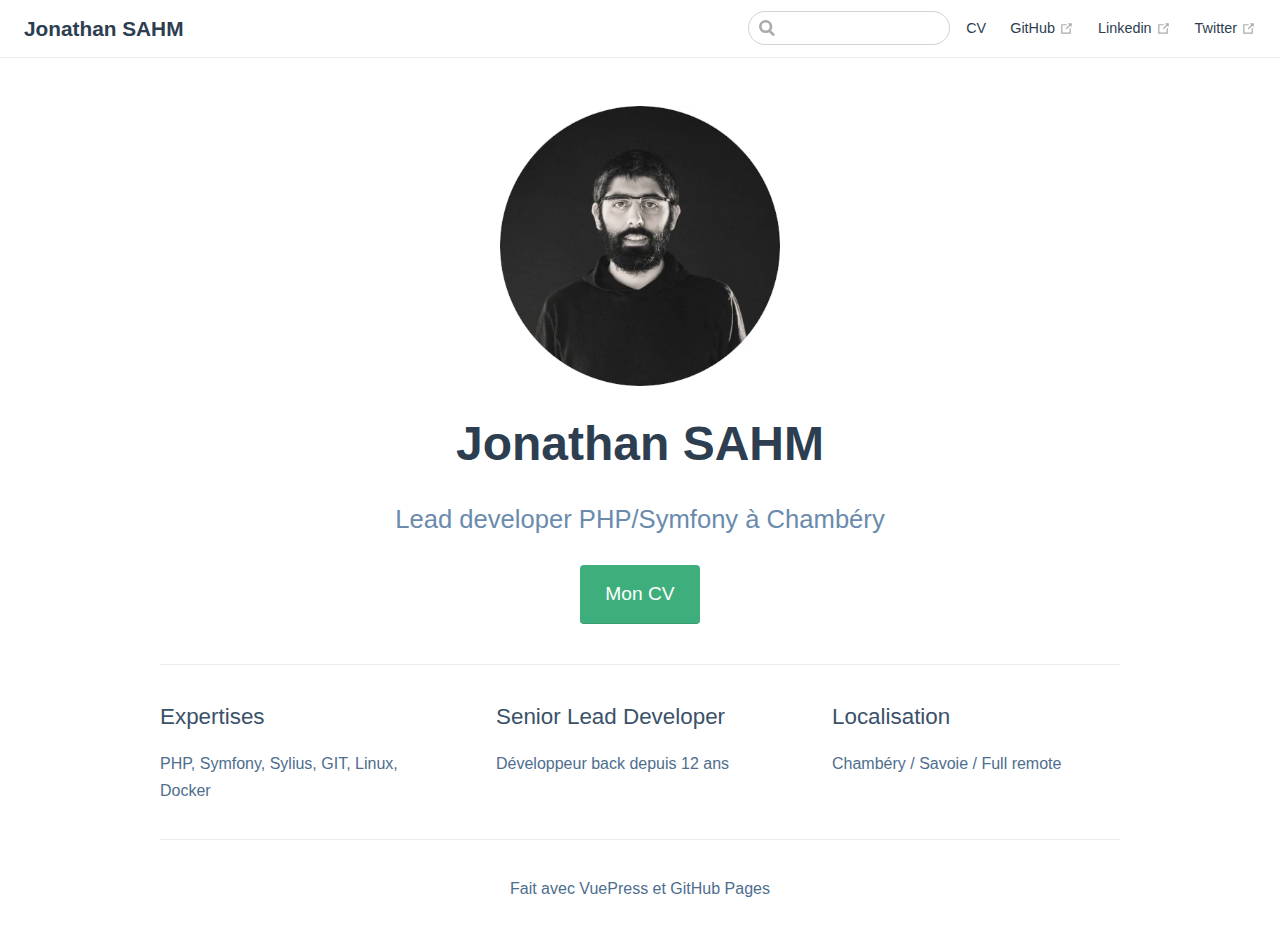
<file: index.html>
<!DOCTYPE html>
<html lang="en-US">
  <head>
    <meta charset="utf-8">
    <meta name="viewport" content="width=device-width,initial-scale=1">
    <title>Jonathan SAHM</title>
    <meta name="generator" content="VuePress 1.6.0">
    <link rel="icon" href="/favicon.png">
    <meta name="description" content="Lead developer Symfony">
    <meta name="theme-color" content="#3eaf7c">
    <meta name="apple-mobile-web-app-capable" content="yes">
    <meta name="apple-mobile-web-app-status-bar-style" content="black">
    <meta name="google-site-verification" content="YWVv0G-vvezbjS-TcO0AI2iX-ENyFY_b1ECEpbJBIgQ">
    <link rel="preload" href="/assets/css/0.styles.f5ad116a.css" as="style"><link rel="preload" href="/assets/js/app.1d2fd274.js" as="script"><link rel="preload" href="/assets/js/2.04eb4bb4.js" as="script"><link rel="preload" href="/assets/js/11.b4995cc1.js" as="script"><link rel="prefetch" href="/assets/js/10.1066384e.js"><link rel="prefetch" href="/assets/js/3.3905d1f1.js"><link rel="prefetch" href="/assets/js/4.47a91bbd.js"><link rel="prefetch" href="/assets/js/5.dfc9a074.js"><link rel="prefetch" href="/assets/js/6.008e7ae7.js"><link rel="prefetch" href="/assets/js/7.8f26e215.js"><link rel="prefetch" href="/assets/js/8.c88606e1.js"><link rel="prefetch" href="/assets/js/9.346e9a26.js">
    <link rel="stylesheet" href="/assets/css/0.styles.f5ad116a.css">
  </head>
  <body>
    <div id="app" data-server-rendered="true"><div class="theme-container no-sidebar"><header class="navbar"><div class="sidebar-button"><svg xmlns="http://www.w3.org/2000/svg" aria-hidden="true" role="img" viewBox="0 0 448 512" class="icon"><path fill="currentColor" d="M436 124H12c-6.627 0-12-5.373-12-12V80c0-6.627 5.373-12 12-12h424c6.627 0 12 5.373 12 12v32c0 6.627-5.373 12-12 12zm0 160H12c-6.627 0-12-5.373-12-12v-32c0-6.627 5.373-12 12-12h424c6.627 0 12 5.373 12 12v32c0 6.627-5.373 12-12 12zm0 160H12c-6.627 0-12-5.373-12-12v-32c0-6.627 5.373-12 12-12h424c6.627 0 12 5.373 12 12v32c0 6.627-5.373 12-12 12z"></path></svg></div> <a href="/" aria-current="page" class="home-link router-link-exact-active router-link-active"><!----> <span class="site-name">Jonathan SAHM</span></a> <div class="links"><div class="search-box"><input aria-label="Search" autocomplete="off" spellcheck="false" value=""> <!----></div> <nav class="nav-links can-hide"><div class="nav-item"><a href="/cv/" class="nav-link">
  CV
</a></div><div class="nav-item"><a href="https://github.com/johnstyle" target="_blank" rel="noopener noreferrer" class="nav-link external">
  GitHub
  <svg xmlns="http://www.w3.org/2000/svg" aria-labelledby="outbound-link-title" role="img" focusable="false" x="0px" y="0px" viewBox="0 0 100 100" width="15" height="15" class="icon outbound"><title id="outbound-link-title">(opens new window)</title> <path fill="currentColor" d="M18.8,85.1h56l0,0c2.2,0,4-1.8,4-4v-32h-8v28h-48v-48h28v-8h-32l0,0c-2.2,0-4,1.8-4,4v56C14.8,83.3,16.6,85.1,18.8,85.1z"></path> <polygon fill="currentColor" points="45.7,48.7 51.3,54.3 77.2,28.5 77.2,37.2 85.2,37.2 85.2,14.9 62.8,14.9 62.8,22.9 71.5,22.9"></polygon></svg></a></div><div class="nav-item"><a href="https://www.linkedin.com/in/johnstyle/" target="_blank" rel="noopener noreferrer" class="nav-link external">
  Linkedin
  <svg xmlns="http://www.w3.org/2000/svg" aria-labelledby="outbound-link-title" role="img" focusable="false" x="0px" y="0px" viewBox="0 0 100 100" width="15" height="15" class="icon outbound"><title id="outbound-link-title">(opens new window)</title> <path fill="currentColor" d="M18.8,85.1h56l0,0c2.2,0,4-1.8,4-4v-32h-8v28h-48v-48h28v-8h-32l0,0c-2.2,0-4,1.8-4,4v56C14.8,83.3,16.6,85.1,18.8,85.1z"></path> <polygon fill="currentColor" points="45.7,48.7 51.3,54.3 77.2,28.5 77.2,37.2 85.2,37.2 85.2,14.9 62.8,14.9 62.8,22.9 71.5,22.9"></polygon></svg></a></div><div class="nav-item"><a href="https://twitter.com/johnstyle" target="_blank" rel="noopener noreferrer" class="nav-link external">
  Twitter
  <svg xmlns="http://www.w3.org/2000/svg" aria-labelledby="outbound-link-title" role="img" focusable="false" x="0px" y="0px" viewBox="0 0 100 100" width="15" height="15" class="icon outbound"><title id="outbound-link-title">(opens new window)</title> <path fill="currentColor" d="M18.8,85.1h56l0,0c2.2,0,4-1.8,4-4v-32h-8v28h-48v-48h28v-8h-32l0,0c-2.2,0-4,1.8-4,4v56C14.8,83.3,16.6,85.1,18.8,85.1z"></path> <polygon fill="currentColor" points="45.7,48.7 51.3,54.3 77.2,28.5 77.2,37.2 85.2,37.2 85.2,14.9 62.8,14.9 62.8,22.9 71.5,22.9"></polygon></svg></a></div> <!----></nav></div></header> <div class="sidebar-mask"></div> <aside class="sidebar"><nav class="nav-links"><div class="nav-item"><a href="/cv/" class="nav-link">
  CV
</a></div><div class="nav-item"><a href="https://github.com/johnstyle" target="_blank" rel="noopener noreferrer" class="nav-link external">
  GitHub
  <svg xmlns="http://www.w3.org/2000/svg" aria-labelledby="outbound-link-title" role="img" focusable="false" x="0px" y="0px" viewBox="0 0 100 100" width="15" height="15" class="icon outbound"><title id="outbound-link-title">(opens new window)</title> <path fill="currentColor" d="M18.8,85.1h56l0,0c2.2,0,4-1.8,4-4v-32h-8v28h-48v-48h28v-8h-32l0,0c-2.2,0-4,1.8-4,4v56C14.8,83.3,16.6,85.1,18.8,85.1z"></path> <polygon fill="currentColor" points="45.7,48.7 51.3,54.3 77.2,28.5 77.2,37.2 85.2,37.2 85.2,14.9 62.8,14.9 62.8,22.9 71.5,22.9"></polygon></svg></a></div><div class="nav-item"><a href="https://www.linkedin.com/in/johnstyle/" target="_blank" rel="noopener noreferrer" class="nav-link external">
  Linkedin
  <svg xmlns="http://www.w3.org/2000/svg" aria-labelledby="outbound-link-title" role="img" focusable="false" x="0px" y="0px" viewBox="0 0 100 100" width="15" height="15" class="icon outbound"><title id="outbound-link-title">(opens new window)</title> <path fill="currentColor" d="M18.8,85.1h56l0,0c2.2,0,4-1.8,4-4v-32h-8v28h-48v-48h28v-8h-32l0,0c-2.2,0-4,1.8-4,4v56C14.8,83.3,16.6,85.1,18.8,85.1z"></path> <polygon fill="currentColor" points="45.7,48.7 51.3,54.3 77.2,28.5 77.2,37.2 85.2,37.2 85.2,14.9 62.8,14.9 62.8,22.9 71.5,22.9"></polygon></svg></a></div><div class="nav-item"><a href="https://twitter.com/johnstyle" target="_blank" rel="noopener noreferrer" class="nav-link external">
  Twitter
  <svg xmlns="http://www.w3.org/2000/svg" aria-labelledby="outbound-link-title" role="img" focusable="false" x="0px" y="0px" viewBox="0 0 100 100" width="15" height="15" class="icon outbound"><title id="outbound-link-title">(opens new window)</title> <path fill="currentColor" d="M18.8,85.1h56l0,0c2.2,0,4-1.8,4-4v-32h-8v28h-48v-48h28v-8h-32l0,0c-2.2,0-4,1.8-4,4v56C14.8,83.3,16.6,85.1,18.8,85.1z"></path> <polygon fill="currentColor" points="45.7,48.7 51.3,54.3 77.2,28.5 77.2,37.2 85.2,37.2 85.2,14.9 62.8,14.9 62.8,22.9 71.5,22.9"></polygon></svg></a></div> <!----></nav>  <!----> </aside> <main aria-labelledby="main-title" class="home"><header class="hero"><img src="/assets/img/hero.webp" alt="hero"> <h1 id="main-title">
      Jonathan SAHM
    </h1> <p class="description">
      Lead developer PHP/Symfony à Chambéry
    </p> <p class="action"><a href="/cv/" class="nav-link action-button">
  Mon CV
</a></p></header> <div class="features"><div class="feature"><h2>Expertises</h2> <p>PHP, Symfony, Sylius, GIT, Linux, Docker</p></div><div class="feature"><h2>Senior Lead Developer</h2> <p>Développeur back depuis 12 ans</p></div><div class="feature"><h2>Localisation</h2> <p>Chambéry / Savoie / Full remote</p></div></div> <div class="theme-default-content custom content__default"></div> <div class="footer">
    Fait avec VuePress et GitHub Pages
  </div></main></div><div class="global-ui"></div></div>
    <script src="/assets/js/app.1d2fd274.js" defer></script><script src="/assets/js/2.04eb4bb4.js" defer></script><script src="/assets/js/11.b4995cc1.js" defer></script>
  </body>
</html>
</file>
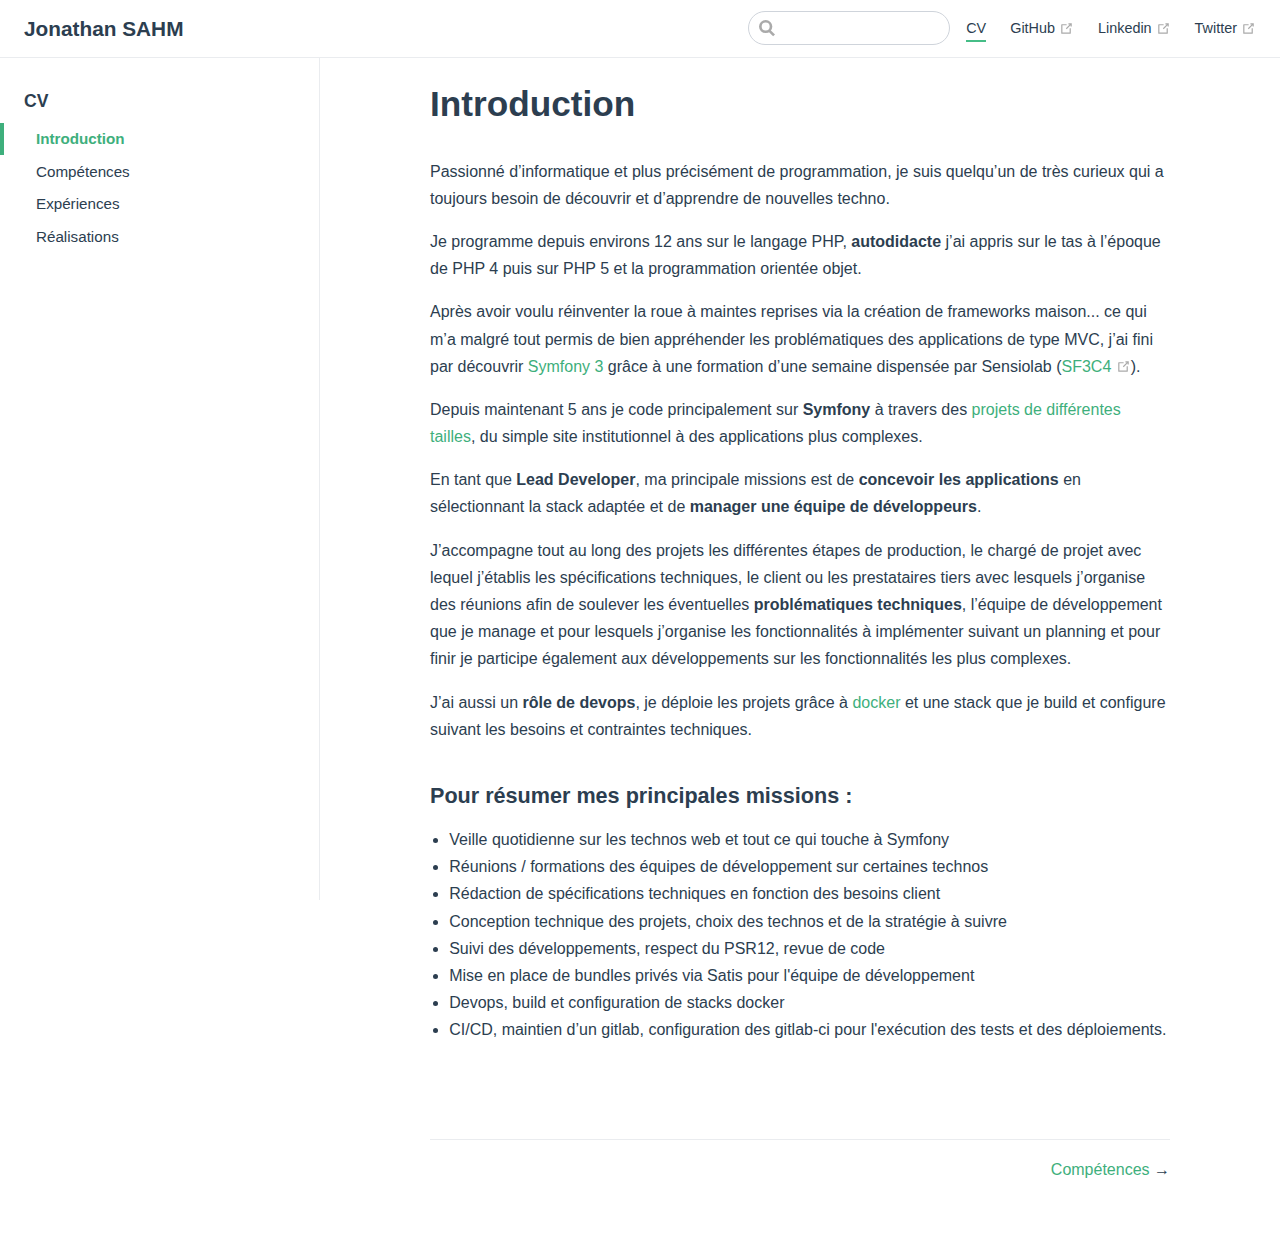
<file: cv/index.html>
<!DOCTYPE html>
<html lang="en-US">
  <head>
    <meta charset="utf-8">
    <meta name="viewport" content="width=device-width,initial-scale=1">
    <title>Introduction | Jonathan SAHM</title>
    <meta name="generator" content="VuePress 1.6.0">
    <link rel="icon" href="/favicon.png">
    <meta name="description" content="Lead developer Symfony">
    <meta name="theme-color" content="#3eaf7c">
    <meta name="apple-mobile-web-app-capable" content="yes">
    <meta name="apple-mobile-web-app-status-bar-style" content="black">
    <meta name="google-site-verification" content="YWVv0G-vvezbjS-TcO0AI2iX-ENyFY_b1ECEpbJBIgQ">
    <link rel="preload" href="/assets/css/0.styles.f5ad116a.css" as="style"><link rel="preload" href="/assets/js/app.1d2fd274.js" as="script"><link rel="preload" href="/assets/js/2.04eb4bb4.js" as="script"><link rel="preload" href="/assets/js/7.8f26e215.js" as="script"><link rel="prefetch" href="/assets/js/10.1066384e.js"><link rel="prefetch" href="/assets/js/11.b4995cc1.js"><link rel="prefetch" href="/assets/js/3.3905d1f1.js"><link rel="prefetch" href="/assets/js/4.47a91bbd.js"><link rel="prefetch" href="/assets/js/5.dfc9a074.js"><link rel="prefetch" href="/assets/js/6.008e7ae7.js"><link rel="prefetch" href="/assets/js/8.c88606e1.js"><link rel="prefetch" href="/assets/js/9.346e9a26.js">
    <link rel="stylesheet" href="/assets/css/0.styles.f5ad116a.css">
  </head>
  <body>
    <div id="app" data-server-rendered="true"><div class="theme-container"><header class="navbar"><div class="sidebar-button"><svg xmlns="http://www.w3.org/2000/svg" aria-hidden="true" role="img" viewBox="0 0 448 512" class="icon"><path fill="currentColor" d="M436 124H12c-6.627 0-12-5.373-12-12V80c0-6.627 5.373-12 12-12h424c6.627 0 12 5.373 12 12v32c0 6.627-5.373 12-12 12zm0 160H12c-6.627 0-12-5.373-12-12v-32c0-6.627 5.373-12 12-12h424c6.627 0 12 5.373 12 12v32c0 6.627-5.373 12-12 12zm0 160H12c-6.627 0-12-5.373-12-12v-32c0-6.627 5.373-12 12-12h424c6.627 0 12 5.373 12 12v32c0 6.627-5.373 12-12 12z"></path></svg></div> <a href="/" class="home-link router-link-active"><!----> <span class="site-name">Jonathan SAHM</span></a> <div class="links"><div class="search-box"><input aria-label="Search" autocomplete="off" spellcheck="false" value=""> <!----></div> <nav class="nav-links can-hide"><div class="nav-item"><a href="/cv/" aria-current="page" class="nav-link router-link-exact-active router-link-active">
  CV
</a></div><div class="nav-item"><a href="https://github.com/johnstyle" target="_blank" rel="noopener noreferrer" class="nav-link external">
  GitHub
  <svg xmlns="http://www.w3.org/2000/svg" aria-labelledby="outbound-link-title" role="img" focusable="false" x="0px" y="0px" viewBox="0 0 100 100" width="15" height="15" class="icon outbound"><title id="outbound-link-title">(opens new window)</title> <path fill="currentColor" d="M18.8,85.1h56l0,0c2.2,0,4-1.8,4-4v-32h-8v28h-48v-48h28v-8h-32l0,0c-2.2,0-4,1.8-4,4v56C14.8,83.3,16.6,85.1,18.8,85.1z"></path> <polygon fill="currentColor" points="45.7,48.7 51.3,54.3 77.2,28.5 77.2,37.2 85.2,37.2 85.2,14.9 62.8,14.9 62.8,22.9 71.5,22.9"></polygon></svg></a></div><div class="nav-item"><a href="https://www.linkedin.com/in/johnstyle/" target="_blank" rel="noopener noreferrer" class="nav-link external">
  Linkedin
  <svg xmlns="http://www.w3.org/2000/svg" aria-labelledby="outbound-link-title" role="img" focusable="false" x="0px" y="0px" viewBox="0 0 100 100" width="15" height="15" class="icon outbound"><title id="outbound-link-title">(opens new window)</title> <path fill="currentColor" d="M18.8,85.1h56l0,0c2.2,0,4-1.8,4-4v-32h-8v28h-48v-48h28v-8h-32l0,0c-2.2,0-4,1.8-4,4v56C14.8,83.3,16.6,85.1,18.8,85.1z"></path> <polygon fill="currentColor" points="45.7,48.7 51.3,54.3 77.2,28.5 77.2,37.2 85.2,37.2 85.2,14.9 62.8,14.9 62.8,22.9 71.5,22.9"></polygon></svg></a></div><div class="nav-item"><a href="https://twitter.com/johnstyle" target="_blank" rel="noopener noreferrer" class="nav-link external">
  Twitter
  <svg xmlns="http://www.w3.org/2000/svg" aria-labelledby="outbound-link-title" role="img" focusable="false" x="0px" y="0px" viewBox="0 0 100 100" width="15" height="15" class="icon outbound"><title id="outbound-link-title">(opens new window)</title> <path fill="currentColor" d="M18.8,85.1h56l0,0c2.2,0,4-1.8,4-4v-32h-8v28h-48v-48h28v-8h-32l0,0c-2.2,0-4,1.8-4,4v56C14.8,83.3,16.6,85.1,18.8,85.1z"></path> <polygon fill="currentColor" points="45.7,48.7 51.3,54.3 77.2,28.5 77.2,37.2 85.2,37.2 85.2,14.9 62.8,14.9 62.8,22.9 71.5,22.9"></polygon></svg></a></div> <!----></nav></div></header> <div class="sidebar-mask"></div> <aside class="sidebar"><nav class="nav-links"><div class="nav-item"><a href="/cv/" aria-current="page" class="nav-link router-link-exact-active router-link-active">
  CV
</a></div><div class="nav-item"><a href="https://github.com/johnstyle" target="_blank" rel="noopener noreferrer" class="nav-link external">
  GitHub
  <svg xmlns="http://www.w3.org/2000/svg" aria-labelledby="outbound-link-title" role="img" focusable="false" x="0px" y="0px" viewBox="0 0 100 100" width="15" height="15" class="icon outbound"><title id="outbound-link-title">(opens new window)</title> <path fill="currentColor" d="M18.8,85.1h56l0,0c2.2,0,4-1.8,4-4v-32h-8v28h-48v-48h28v-8h-32l0,0c-2.2,0-4,1.8-4,4v56C14.8,83.3,16.6,85.1,18.8,85.1z"></path> <polygon fill="currentColor" points="45.7,48.7 51.3,54.3 77.2,28.5 77.2,37.2 85.2,37.2 85.2,14.9 62.8,14.9 62.8,22.9 71.5,22.9"></polygon></svg></a></div><div class="nav-item"><a href="https://www.linkedin.com/in/johnstyle/" target="_blank" rel="noopener noreferrer" class="nav-link external">
  Linkedin
  <svg xmlns="http://www.w3.org/2000/svg" aria-labelledby="outbound-link-title" role="img" focusable="false" x="0px" y="0px" viewBox="0 0 100 100" width="15" height="15" class="icon outbound"><title id="outbound-link-title">(opens new window)</title> <path fill="currentColor" d="M18.8,85.1h56l0,0c2.2,0,4-1.8,4-4v-32h-8v28h-48v-48h28v-8h-32l0,0c-2.2,0-4,1.8-4,4v56C14.8,83.3,16.6,85.1,18.8,85.1z"></path> <polygon fill="currentColor" points="45.7,48.7 51.3,54.3 77.2,28.5 77.2,37.2 85.2,37.2 85.2,14.9 62.8,14.9 62.8,22.9 71.5,22.9"></polygon></svg></a></div><div class="nav-item"><a href="https://twitter.com/johnstyle" target="_blank" rel="noopener noreferrer" class="nav-link external">
  Twitter
  <svg xmlns="http://www.w3.org/2000/svg" aria-labelledby="outbound-link-title" role="img" focusable="false" x="0px" y="0px" viewBox="0 0 100 100" width="15" height="15" class="icon outbound"><title id="outbound-link-title">(opens new window)</title> <path fill="currentColor" d="M18.8,85.1h56l0,0c2.2,0,4-1.8,4-4v-32h-8v28h-48v-48h28v-8h-32l0,0c-2.2,0-4,1.8-4,4v56C14.8,83.3,16.6,85.1,18.8,85.1z"></path> <polygon fill="currentColor" points="45.7,48.7 51.3,54.3 77.2,28.5 77.2,37.2 85.2,37.2 85.2,14.9 62.8,14.9 62.8,22.9 71.5,22.9"></polygon></svg></a></div> <!----></nav>  <ul class="sidebar-links"><li><section class="sidebar-group depth-0"><p class="sidebar-heading open"><span>CV</span> <!----></p> <ul class="sidebar-links sidebar-group-items"><li><a href="/cv/" aria-current="page" class="active sidebar-link">Introduction</a><ul class="sidebar-sub-headers"></ul></li><li><a href="/cv/competences.html" class="sidebar-link">Compétences</a></li><li><a href="/cv/experiences.html" class="sidebar-link">Expériences</a></li><li><a href="/cv/realisations.html" class="sidebar-link">Réalisations</a></li></ul></section></li></ul> </aside> <main class="page"> <div class="theme-default-content content__default"><h1 id="introduction"><a href="#introduction" class="header-anchor">#</a> Introduction</h1> <p>Passionné d’informatique et plus précisément de programmation, je suis quelqu’un de très curieux qui a toujours besoin de découvrir et d’apprendre de nouvelles techno.</p> <p>Je programme depuis environs 12 ans sur le langage PHP, <strong>autodidacte</strong> j’ai appris sur le tas à l’époque de PHP 4 puis sur PHP 5 et la programmation orientée objet.</p> <p>Après avoir voulu réinventer la roue à maintes reprises via la création de frameworks maison... ce qui m’a malgré tout permis de bien appréhender les problématiques des applications de type MVC, j’ai fini par découvrir <a href="/cv/competences.html">Symfony 3</a> grâce à une formation d’une semaine dispensée par Sensiolab (<a href="https://training.sensiolabs.com/fr/courses/SF3C4-developpement-web-avec-symfony3-en-blended-learning" target="_blank" rel="noopener noreferrer">SF3C4 <svg xmlns="http://www.w3.org/2000/svg" aria-labelledby="outbound-link-title" role="img" focusable="false" x="0px" y="0px" viewBox="0 0 100 100" width="15" height="15" class="icon outbound"><title id="outbound-link-title">(opens new window)</title> <path fill="currentColor" d="M18.8,85.1h56l0,0c2.2,0,4-1.8,4-4v-32h-8v28h-48v-48h28v-8h-32l0,0c-2.2,0-4,1.8-4,4v56C14.8,83.3,16.6,85.1,18.8,85.1z"></path> <polygon fill="currentColor" points="45.7,48.7 51.3,54.3 77.2,28.5 77.2,37.2 85.2,37.2 85.2,14.9 62.8,14.9 62.8,22.9 71.5,22.9"></polygon></svg></a>).</p> <p>Depuis maintenant 5 ans je code principalement sur <strong>Symfony</strong> à travers des <a href="/cv/realisations.html">projets de différentes tailles</a>, du simple site institutionnel à des applications plus complexes.</p> <p>En tant que <strong>Lead Developer</strong>, ma principale missions est de <strong>concevoir les applications</strong> en sélectionnant la stack adaptée et de <strong>manager une équipe de développeurs</strong>.</p> <p>J’accompagne tout au long des projets les différentes étapes de production, le chargé de projet avec lequel j’établis les spécifications techniques, le client ou les prestataires tiers avec lesquels j’organise des réunions afin de soulever les éventuelles <strong>problématiques techniques</strong>, l’équipe de développement que je manage et pour lesquels j’organise les fonctionnalités à implémenter suivant un planning et pour finir je participe également aux développements sur les fonctionnalités les plus complexes.</p> <p>J’ai aussi un <strong>rôle de devops</strong>, je déploie les projets grâce à <a href="/cv/competences.html">docker</a> et une stack que je build et configure suivant les besoins et contraintes techniques.</p> <h3 id="pour-resumer-mes-principales-missions"><a href="#pour-resumer-mes-principales-missions" class="header-anchor">#</a> Pour résumer mes principales missions :</h3> <ul><li>Veille quotidienne sur les technos web et tout ce qui touche à Symfony</li> <li>Réunions / formations des équipes de développement sur certaines technos</li> <li>Rédaction de spécifications techniques en fonction des besoins client</li> <li>Conception technique des projets, choix des technos et de la stratégie à suivre</li> <li>Suivi des développements, respect du PSR12, revue de code</li> <li>Mise en place de bundles privés via Satis pour l'équipe de développement</li> <li>Devops, build et configuration de stacks docker</li> <li>CI/CD, maintien d’un gitlab, configuration des gitlab-ci pour l'exécution des tests et des déploiements.</li></ul></div> <footer class="page-edit"><!----> <!----></footer> <div class="page-nav"><p class="inner"><!----> <span class="next"><a href="/cv/competences.html">
        Compétences
      </a>
      →
    </span></p></div> </main></div><div class="global-ui"></div></div>
    <script src="/assets/js/app.1d2fd274.js" defer></script><script src="/assets/js/2.04eb4bb4.js" defer></script><script src="/assets/js/7.8f26e215.js" defer></script>
  </body>
</html>
</file>
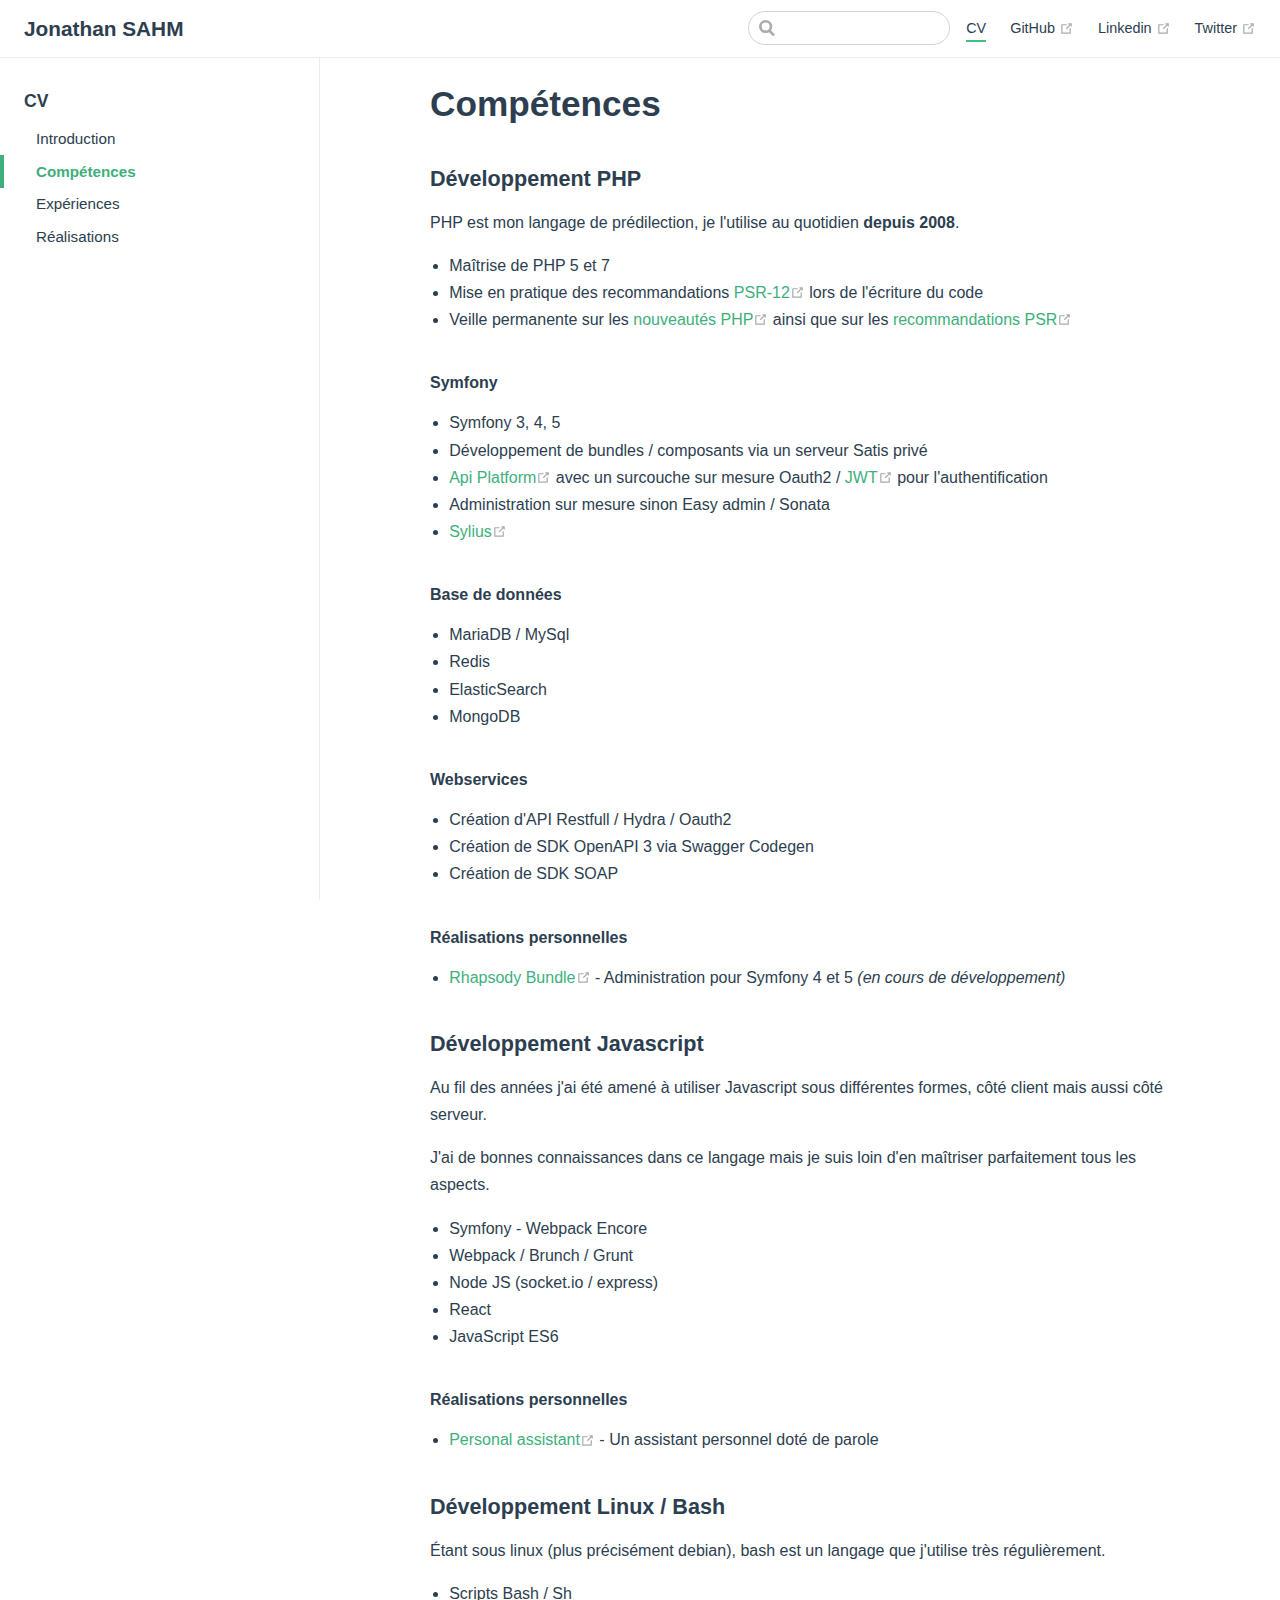
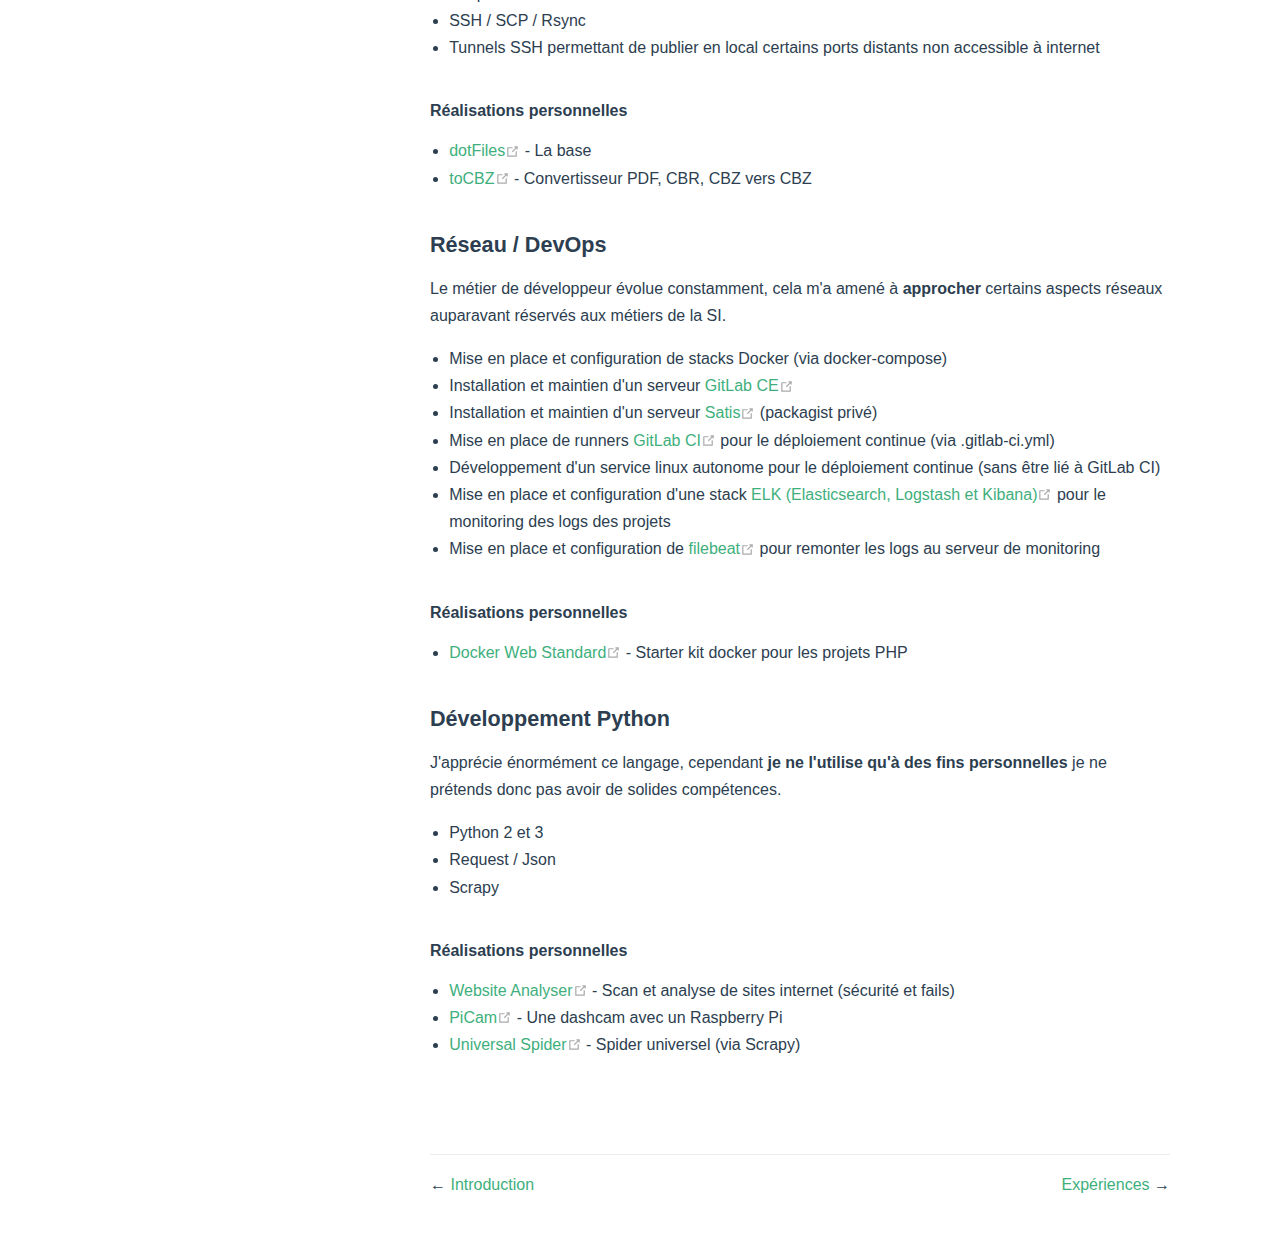
<file: cv/competences.html>
<!DOCTYPE html>
<html lang="en-US">
  <head>
    <meta charset="utf-8">
    <meta name="viewport" content="width=device-width,initial-scale=1">
    <title>Compétences | Jonathan SAHM</title>
    <meta name="generator" content="VuePress 1.6.0">
    <link rel="icon" href="/favicon.png">
    <meta name="description" content="Lead developer Symfony">
    <meta name="theme-color" content="#3eaf7c">
    <meta name="apple-mobile-web-app-capable" content="yes">
    <meta name="apple-mobile-web-app-status-bar-style" content="black">
    <meta name="google-site-verification" content="YWVv0G-vvezbjS-TcO0AI2iX-ENyFY_b1ECEpbJBIgQ">
    <link rel="preload" href="/assets/css/0.styles.f5ad116a.css" as="style"><link rel="preload" href="/assets/js/app.1d2fd274.js" as="script"><link rel="preload" href="/assets/js/2.04eb4bb4.js" as="script"><link rel="preload" href="/assets/js/8.c88606e1.js" as="script"><link rel="prefetch" href="/assets/js/10.1066384e.js"><link rel="prefetch" href="/assets/js/11.b4995cc1.js"><link rel="prefetch" href="/assets/js/3.3905d1f1.js"><link rel="prefetch" href="/assets/js/4.47a91bbd.js"><link rel="prefetch" href="/assets/js/5.dfc9a074.js"><link rel="prefetch" href="/assets/js/6.008e7ae7.js"><link rel="prefetch" href="/assets/js/7.8f26e215.js"><link rel="prefetch" href="/assets/js/9.346e9a26.js">
    <link rel="stylesheet" href="/assets/css/0.styles.f5ad116a.css">
  </head>
  <body>
    <div id="app" data-server-rendered="true"><div class="theme-container"><header class="navbar"><div class="sidebar-button"><svg xmlns="http://www.w3.org/2000/svg" aria-hidden="true" role="img" viewBox="0 0 448 512" class="icon"><path fill="currentColor" d="M436 124H12c-6.627 0-12-5.373-12-12V80c0-6.627 5.373-12 12-12h424c6.627 0 12 5.373 12 12v32c0 6.627-5.373 12-12 12zm0 160H12c-6.627 0-12-5.373-12-12v-32c0-6.627 5.373-12 12-12h424c6.627 0 12 5.373 12 12v32c0 6.627-5.373 12-12 12zm0 160H12c-6.627 0-12-5.373-12-12v-32c0-6.627 5.373-12 12-12h424c6.627 0 12 5.373 12 12v32c0 6.627-5.373 12-12 12z"></path></svg></div> <a href="/" class="home-link router-link-active"><!----> <span class="site-name">Jonathan SAHM</span></a> <div class="links"><div class="search-box"><input aria-label="Search" autocomplete="off" spellcheck="false" value=""> <!----></div> <nav class="nav-links can-hide"><div class="nav-item"><a href="/cv/" class="nav-link router-link-active">
  CV
</a></div><div class="nav-item"><a href="https://github.com/johnstyle" target="_blank" rel="noopener noreferrer" class="nav-link external">
  GitHub
  <svg xmlns="http://www.w3.org/2000/svg" aria-labelledby="outbound-link-title" role="img" focusable="false" x="0px" y="0px" viewBox="0 0 100 100" width="15" height="15" class="icon outbound"><title id="outbound-link-title">(opens new window)</title> <path fill="currentColor" d="M18.8,85.1h56l0,0c2.2,0,4-1.8,4-4v-32h-8v28h-48v-48h28v-8h-32l0,0c-2.2,0-4,1.8-4,4v56C14.8,83.3,16.6,85.1,18.8,85.1z"></path> <polygon fill="currentColor" points="45.7,48.7 51.3,54.3 77.2,28.5 77.2,37.2 85.2,37.2 85.2,14.9 62.8,14.9 62.8,22.9 71.5,22.9"></polygon></svg></a></div><div class="nav-item"><a href="https://www.linkedin.com/in/johnstyle/" target="_blank" rel="noopener noreferrer" class="nav-link external">
  Linkedin
  <svg xmlns="http://www.w3.org/2000/svg" aria-labelledby="outbound-link-title" role="img" focusable="false" x="0px" y="0px" viewBox="0 0 100 100" width="15" height="15" class="icon outbound"><title id="outbound-link-title">(opens new window)</title> <path fill="currentColor" d="M18.8,85.1h56l0,0c2.2,0,4-1.8,4-4v-32h-8v28h-48v-48h28v-8h-32l0,0c-2.2,0-4,1.8-4,4v56C14.8,83.3,16.6,85.1,18.8,85.1z"></path> <polygon fill="currentColor" points="45.7,48.7 51.3,54.3 77.2,28.5 77.2,37.2 85.2,37.2 85.2,14.9 62.8,14.9 62.8,22.9 71.5,22.9"></polygon></svg></a></div><div class="nav-item"><a href="https://twitter.com/johnstyle" target="_blank" rel="noopener noreferrer" class="nav-link external">
  Twitter
  <svg xmlns="http://www.w3.org/2000/svg" aria-labelledby="outbound-link-title" role="img" focusable="false" x="0px" y="0px" viewBox="0 0 100 100" width="15" height="15" class="icon outbound"><title id="outbound-link-title">(opens new window)</title> <path fill="currentColor" d="M18.8,85.1h56l0,0c2.2,0,4-1.8,4-4v-32h-8v28h-48v-48h28v-8h-32l0,0c-2.2,0-4,1.8-4,4v56C14.8,83.3,16.6,85.1,18.8,85.1z"></path> <polygon fill="currentColor" points="45.7,48.7 51.3,54.3 77.2,28.5 77.2,37.2 85.2,37.2 85.2,14.9 62.8,14.9 62.8,22.9 71.5,22.9"></polygon></svg></a></div> <!----></nav></div></header> <div class="sidebar-mask"></div> <aside class="sidebar"><nav class="nav-links"><div class="nav-item"><a href="/cv/" class="nav-link router-link-active">
  CV
</a></div><div class="nav-item"><a href="https://github.com/johnstyle" target="_blank" rel="noopener noreferrer" class="nav-link external">
  GitHub
  <svg xmlns="http://www.w3.org/2000/svg" aria-labelledby="outbound-link-title" role="img" focusable="false" x="0px" y="0px" viewBox="0 0 100 100" width="15" height="15" class="icon outbound"><title id="outbound-link-title">(opens new window)</title> <path fill="currentColor" d="M18.8,85.1h56l0,0c2.2,0,4-1.8,4-4v-32h-8v28h-48v-48h28v-8h-32l0,0c-2.2,0-4,1.8-4,4v56C14.8,83.3,16.6,85.1,18.8,85.1z"></path> <polygon fill="currentColor" points="45.7,48.7 51.3,54.3 77.2,28.5 77.2,37.2 85.2,37.2 85.2,14.9 62.8,14.9 62.8,22.9 71.5,22.9"></polygon></svg></a></div><div class="nav-item"><a href="https://www.linkedin.com/in/johnstyle/" target="_blank" rel="noopener noreferrer" class="nav-link external">
  Linkedin
  <svg xmlns="http://www.w3.org/2000/svg" aria-labelledby="outbound-link-title" role="img" focusable="false" x="0px" y="0px" viewBox="0 0 100 100" width="15" height="15" class="icon outbound"><title id="outbound-link-title">(opens new window)</title> <path fill="currentColor" d="M18.8,85.1h56l0,0c2.2,0,4-1.8,4-4v-32h-8v28h-48v-48h28v-8h-32l0,0c-2.2,0-4,1.8-4,4v56C14.8,83.3,16.6,85.1,18.8,85.1z"></path> <polygon fill="currentColor" points="45.7,48.7 51.3,54.3 77.2,28.5 77.2,37.2 85.2,37.2 85.2,14.9 62.8,14.9 62.8,22.9 71.5,22.9"></polygon></svg></a></div><div class="nav-item"><a href="https://twitter.com/johnstyle" target="_blank" rel="noopener noreferrer" class="nav-link external">
  Twitter
  <svg xmlns="http://www.w3.org/2000/svg" aria-labelledby="outbound-link-title" role="img" focusable="false" x="0px" y="0px" viewBox="0 0 100 100" width="15" height="15" class="icon outbound"><title id="outbound-link-title">(opens new window)</title> <path fill="currentColor" d="M18.8,85.1h56l0,0c2.2,0,4-1.8,4-4v-32h-8v28h-48v-48h28v-8h-32l0,0c-2.2,0-4,1.8-4,4v56C14.8,83.3,16.6,85.1,18.8,85.1z"></path> <polygon fill="currentColor" points="45.7,48.7 51.3,54.3 77.2,28.5 77.2,37.2 85.2,37.2 85.2,14.9 62.8,14.9 62.8,22.9 71.5,22.9"></polygon></svg></a></div> <!----></nav>  <ul class="sidebar-links"><li><section class="sidebar-group depth-0"><p class="sidebar-heading open"><span>CV</span> <!----></p> <ul class="sidebar-links sidebar-group-items"><li><a href="/cv/" aria-current="page" class="sidebar-link">Introduction</a></li><li><a href="/cv/competences.html" aria-current="page" class="active sidebar-link">Compétences</a><ul class="sidebar-sub-headers"></ul></li><li><a href="/cv/experiences.html" class="sidebar-link">Expériences</a></li><li><a href="/cv/realisations.html" class="sidebar-link">Réalisations</a></li></ul></section></li></ul> </aside> <main class="page"> <div class="theme-default-content content__default"><h1 id="competences"><a href="#competences" class="header-anchor">#</a> Compétences</h1> <h3 id="developpement-php"><a href="#developpement-php" class="header-anchor">#</a> Développement PHP</h3> <p>PHP est mon langage de prédilection, je l'utilise au quotidien <strong>depuis 2008</strong>.</p> <ul><li>Maîtrise de PHP 5 et 7</li> <li>Mise en pratique des recommandations <a href="https://www.php-fig.org/psr/psr-12/" target="_blank" rel="noopener noreferrer">PSR-12<svg xmlns="http://www.w3.org/2000/svg" aria-labelledby="outbound-link-title" role="img" focusable="false" x="0px" y="0px" viewBox="0 0 100 100" width="15" height="15" class="icon outbound"><title id="outbound-link-title">(opens new window)</title> <path fill="currentColor" d="M18.8,85.1h56l0,0c2.2,0,4-1.8,4-4v-32h-8v28h-48v-48h28v-8h-32l0,0c-2.2,0-4,1.8-4,4v56C14.8,83.3,16.6,85.1,18.8,85.1z"></path> <polygon fill="currentColor" points="45.7,48.7 51.3,54.3 77.2,28.5 77.2,37.2 85.2,37.2 85.2,14.9 62.8,14.9 62.8,22.9 71.5,22.9"></polygon></svg></a> lors de l'écriture du code</li> <li>Veille permanente sur les <a href="https://wiki.php.net/RFC" target="_blank" rel="noopener noreferrer">nouveautés PHP<svg xmlns="http://www.w3.org/2000/svg" aria-labelledby="outbound-link-title" role="img" focusable="false" x="0px" y="0px" viewBox="0 0 100 100" width="15" height="15" class="icon outbound"><title id="outbound-link-title">(opens new window)</title> <path fill="currentColor" d="M18.8,85.1h56l0,0c2.2,0,4-1.8,4-4v-32h-8v28h-48v-48h28v-8h-32l0,0c-2.2,0-4,1.8-4,4v56C14.8,83.3,16.6,85.1,18.8,85.1z"></path> <polygon fill="currentColor" points="45.7,48.7 51.3,54.3 77.2,28.5 77.2,37.2 85.2,37.2 85.2,14.9 62.8,14.9 62.8,22.9 71.5,22.9"></polygon></svg></a> ainsi que sur les <a href="https://www.php-fig.org/psr/" target="_blank" rel="noopener noreferrer">recommandations PSR<svg xmlns="http://www.w3.org/2000/svg" aria-labelledby="outbound-link-title" role="img" focusable="false" x="0px" y="0px" viewBox="0 0 100 100" width="15" height="15" class="icon outbound"><title id="outbound-link-title">(opens new window)</title> <path fill="currentColor" d="M18.8,85.1h56l0,0c2.2,0,4-1.8,4-4v-32h-8v28h-48v-48h28v-8h-32l0,0c-2.2,0-4,1.8-4,4v56C14.8,83.3,16.6,85.1,18.8,85.1z"></path> <polygon fill="currentColor" points="45.7,48.7 51.3,54.3 77.2,28.5 77.2,37.2 85.2,37.2 85.2,14.9 62.8,14.9 62.8,22.9 71.5,22.9"></polygon></svg></a></li></ul> <h4 id="symfony"><a href="#symfony" class="header-anchor">#</a> Symfony</h4> <ul><li>Symfony 3, 4, 5</li> <li>Développement de bundles / composants via un serveur Satis privé</li> <li><a href="https://api-platform.com/" target="_blank" rel="noopener noreferrer">Api Platform<svg xmlns="http://www.w3.org/2000/svg" aria-labelledby="outbound-link-title" role="img" focusable="false" x="0px" y="0px" viewBox="0 0 100 100" width="15" height="15" class="icon outbound"><title id="outbound-link-title">(opens new window)</title> <path fill="currentColor" d="M18.8,85.1h56l0,0c2.2,0,4-1.8,4-4v-32h-8v28h-48v-48h28v-8h-32l0,0c-2.2,0-4,1.8-4,4v56C14.8,83.3,16.6,85.1,18.8,85.1z"></path> <polygon fill="currentColor" points="45.7,48.7 51.3,54.3 77.2,28.5 77.2,37.2 85.2,37.2 85.2,14.9 62.8,14.9 62.8,22.9 71.5,22.9"></polygon></svg></a> avec un surcouche sur mesure Oauth2 / <a href="https://jwt.io/" target="_blank" rel="noopener noreferrer">JWT<svg xmlns="http://www.w3.org/2000/svg" aria-labelledby="outbound-link-title" role="img" focusable="false" x="0px" y="0px" viewBox="0 0 100 100" width="15" height="15" class="icon outbound"><title id="outbound-link-title">(opens new window)</title> <path fill="currentColor" d="M18.8,85.1h56l0,0c2.2,0,4-1.8,4-4v-32h-8v28h-48v-48h28v-8h-32l0,0c-2.2,0-4,1.8-4,4v56C14.8,83.3,16.6,85.1,18.8,85.1z"></path> <polygon fill="currentColor" points="45.7,48.7 51.3,54.3 77.2,28.5 77.2,37.2 85.2,37.2 85.2,14.9 62.8,14.9 62.8,22.9 71.5,22.9"></polygon></svg></a> pour l'authentification</li> <li>Administration sur mesure sinon Easy admin / Sonata</li> <li><a href="https://sylius.com/" target="_blank" rel="noopener noreferrer">Sylius<svg xmlns="http://www.w3.org/2000/svg" aria-labelledby="outbound-link-title" role="img" focusable="false" x="0px" y="0px" viewBox="0 0 100 100" width="15" height="15" class="icon outbound"><title id="outbound-link-title">(opens new window)</title> <path fill="currentColor" d="M18.8,85.1h56l0,0c2.2,0,4-1.8,4-4v-32h-8v28h-48v-48h28v-8h-32l0,0c-2.2,0-4,1.8-4,4v56C14.8,83.3,16.6,85.1,18.8,85.1z"></path> <polygon fill="currentColor" points="45.7,48.7 51.3,54.3 77.2,28.5 77.2,37.2 85.2,37.2 85.2,14.9 62.8,14.9 62.8,22.9 71.5,22.9"></polygon></svg></a></li></ul> <h4 id="base-de-donnees"><a href="#base-de-donnees" class="header-anchor">#</a> Base de données</h4> <ul><li>MariaDB / MySql</li> <li>Redis</li> <li>ElasticSearch</li> <li>MongoDB</li></ul> <h4 id="webservices"><a href="#webservices" class="header-anchor">#</a> Webservices</h4> <ul><li>Création d'API Restfull / Hydra / Oauth2</li> <li>Création de SDK OpenAPI 3 via Swagger Codegen</li> <li>Création de SDK SOAP</li></ul> <h4 id="realisations-personnelles"><a href="#realisations-personnelles" class="header-anchor">#</a> Réalisations personnelles</h4> <ul><li><a href="https://github.com/phpguild/rhapsody-bundle" target="_blank" rel="noopener noreferrer">Rhapsody Bundle<svg xmlns="http://www.w3.org/2000/svg" aria-labelledby="outbound-link-title" role="img" focusable="false" x="0px" y="0px" viewBox="0 0 100 100" width="15" height="15" class="icon outbound"><title id="outbound-link-title">(opens new window)</title> <path fill="currentColor" d="M18.8,85.1h56l0,0c2.2,0,4-1.8,4-4v-32h-8v28h-48v-48h28v-8h-32l0,0c-2.2,0-4,1.8-4,4v56C14.8,83.3,16.6,85.1,18.8,85.1z"></path> <polygon fill="currentColor" points="45.7,48.7 51.3,54.3 77.2,28.5 77.2,37.2 85.2,37.2 85.2,14.9 62.8,14.9 62.8,22.9 71.5,22.9"></polygon></svg></a> - Administration pour Symfony 4 et 5 <em>(en cours de développement)</em></li></ul> <h3 id="developpement-javascript"><a href="#developpement-javascript" class="header-anchor">#</a> Développement Javascript</h3> <p>Au fil des années j'ai été amené à utiliser Javascript sous différentes formes, côté client mais aussi côté serveur.</p> <p>J'ai de bonnes connaissances dans ce langage mais je suis loin d'en maîtriser parfaitement tous les aspects.</p> <ul><li>Symfony - Webpack Encore</li> <li>Webpack / Brunch / Grunt</li> <li>Node JS (socket.io / express)</li> <li>React</li> <li>JavaScript ES6</li></ul> <h4 id="realisations-personnelles-2"><a href="#realisations-personnelles-2" class="header-anchor">#</a> Réalisations personnelles</h4> <ul><li><a href="https://github.com/johnstyle/personal-assistant" target="_blank" rel="noopener noreferrer">Personal assistant<svg xmlns="http://www.w3.org/2000/svg" aria-labelledby="outbound-link-title" role="img" focusable="false" x="0px" y="0px" viewBox="0 0 100 100" width="15" height="15" class="icon outbound"><title id="outbound-link-title">(opens new window)</title> <path fill="currentColor" d="M18.8,85.1h56l0,0c2.2,0,4-1.8,4-4v-32h-8v28h-48v-48h28v-8h-32l0,0c-2.2,0-4,1.8-4,4v56C14.8,83.3,16.6,85.1,18.8,85.1z"></path> <polygon fill="currentColor" points="45.7,48.7 51.3,54.3 77.2,28.5 77.2,37.2 85.2,37.2 85.2,14.9 62.8,14.9 62.8,22.9 71.5,22.9"></polygon></svg></a> - Un assistant personnel doté de parole</li></ul> <h3 id="developpement-linux-bash"><a href="#developpement-linux-bash" class="header-anchor">#</a> Développement Linux / Bash</h3> <p>Étant sous linux (plus précisément debian), bash est un langage que j'utilise très régulièrement.</p> <ul><li>Scripts Bash / Sh</li> <li>SSH / SCP / Rsync</li> <li>Tunnels SSH permettant de publier en local certains ports distants non accessible à internet</li></ul> <h4 id="realisations-personnelles-3"><a href="#realisations-personnelles-3" class="header-anchor">#</a> Réalisations personnelles</h4> <ul><li><a href="https://github.com/johnstyle/dotfiles" target="_blank" rel="noopener noreferrer">dotFiles<svg xmlns="http://www.w3.org/2000/svg" aria-labelledby="outbound-link-title" role="img" focusable="false" x="0px" y="0px" viewBox="0 0 100 100" width="15" height="15" class="icon outbound"><title id="outbound-link-title">(opens new window)</title> <path fill="currentColor" d="M18.8,85.1h56l0,0c2.2,0,4-1.8,4-4v-32h-8v28h-48v-48h28v-8h-32l0,0c-2.2,0-4,1.8-4,4v56C14.8,83.3,16.6,85.1,18.8,85.1z"></path> <polygon fill="currentColor" points="45.7,48.7 51.3,54.3 77.2,28.5 77.2,37.2 85.2,37.2 85.2,14.9 62.8,14.9 62.8,22.9 71.5,22.9"></polygon></svg></a> - La base</li> <li><a href="https://gist.github.com/johnstyle/2ce8d500f4146b94ba50a895d1027ba4" target="_blank" rel="noopener noreferrer">toCBZ<svg xmlns="http://www.w3.org/2000/svg" aria-labelledby="outbound-link-title" role="img" focusable="false" x="0px" y="0px" viewBox="0 0 100 100" width="15" height="15" class="icon outbound"><title id="outbound-link-title">(opens new window)</title> <path fill="currentColor" d="M18.8,85.1h56l0,0c2.2,0,4-1.8,4-4v-32h-8v28h-48v-48h28v-8h-32l0,0c-2.2,0-4,1.8-4,4v56C14.8,83.3,16.6,85.1,18.8,85.1z"></path> <polygon fill="currentColor" points="45.7,48.7 51.3,54.3 77.2,28.5 77.2,37.2 85.2,37.2 85.2,14.9 62.8,14.9 62.8,22.9 71.5,22.9"></polygon></svg></a> - Convertisseur PDF, CBR, CBZ vers CBZ</li></ul> <h3 id="reseau-devops"><a href="#reseau-devops" class="header-anchor">#</a> Réseau / DevOps</h3> <p>Le métier de développeur évolue constamment, cela m'a amené à <strong>approcher</strong> certains aspects réseaux auparavant réservés aux métiers de la SI.</p> <ul><li>Mise en place et configuration de stacks Docker (via docker-compose)</li> <li>Installation et maintien d'un serveur <a href="https://about.gitlab.com/" target="_blank" rel="noopener noreferrer">GitLab CE<svg xmlns="http://www.w3.org/2000/svg" aria-labelledby="outbound-link-title" role="img" focusable="false" x="0px" y="0px" viewBox="0 0 100 100" width="15" height="15" class="icon outbound"><title id="outbound-link-title">(opens new window)</title> <path fill="currentColor" d="M18.8,85.1h56l0,0c2.2,0,4-1.8,4-4v-32h-8v28h-48v-48h28v-8h-32l0,0c-2.2,0-4,1.8-4,4v56C14.8,83.3,16.6,85.1,18.8,85.1z"></path> <polygon fill="currentColor" points="45.7,48.7 51.3,54.3 77.2,28.5 77.2,37.2 85.2,37.2 85.2,14.9 62.8,14.9 62.8,22.9 71.5,22.9"></polygon></svg></a></li> <li>Installation et maintien d'un serveur <a href="https://github.com/composer/satis" target="_blank" rel="noopener noreferrer">Satis<svg xmlns="http://www.w3.org/2000/svg" aria-labelledby="outbound-link-title" role="img" focusable="false" x="0px" y="0px" viewBox="0 0 100 100" width="15" height="15" class="icon outbound"><title id="outbound-link-title">(opens new window)</title> <path fill="currentColor" d="M18.8,85.1h56l0,0c2.2,0,4-1.8,4-4v-32h-8v28h-48v-48h28v-8h-32l0,0c-2.2,0-4,1.8-4,4v56C14.8,83.3,16.6,85.1,18.8,85.1z"></path> <polygon fill="currentColor" points="45.7,48.7 51.3,54.3 77.2,28.5 77.2,37.2 85.2,37.2 85.2,14.9 62.8,14.9 62.8,22.9 71.5,22.9"></polygon></svg></a> (packagist privé)</li> <li>Mise en place de runners <a href="https://about.gitlab.com/stages-devops-lifecycle/continuous-integration/" target="_blank" rel="noopener noreferrer">GitLab CI<svg xmlns="http://www.w3.org/2000/svg" aria-labelledby="outbound-link-title" role="img" focusable="false" x="0px" y="0px" viewBox="0 0 100 100" width="15" height="15" class="icon outbound"><title id="outbound-link-title">(opens new window)</title> <path fill="currentColor" d="M18.8,85.1h56l0,0c2.2,0,4-1.8,4-4v-32h-8v28h-48v-48h28v-8h-32l0,0c-2.2,0-4,1.8-4,4v56C14.8,83.3,16.6,85.1,18.8,85.1z"></path> <polygon fill="currentColor" points="45.7,48.7 51.3,54.3 77.2,28.5 77.2,37.2 85.2,37.2 85.2,14.9 62.8,14.9 62.8,22.9 71.5,22.9"></polygon></svg></a> pour le déploiement continue (via .gitlab-ci.yml)</li> <li>Développement d'un service linux autonome pour le déploiement continue (sans être lié à GitLab CI)</li> <li>Mise en place et configuration d'une stack <a href="https://www.elastic.co/fr/what-is/elk-stack" target="_blank" rel="noopener noreferrer">ELK (Elasticsearch, Logstash et Kibana)<svg xmlns="http://www.w3.org/2000/svg" aria-labelledby="outbound-link-title" role="img" focusable="false" x="0px" y="0px" viewBox="0 0 100 100" width="15" height="15" class="icon outbound"><title id="outbound-link-title">(opens new window)</title> <path fill="currentColor" d="M18.8,85.1h56l0,0c2.2,0,4-1.8,4-4v-32h-8v28h-48v-48h28v-8h-32l0,0c-2.2,0-4,1.8-4,4v56C14.8,83.3,16.6,85.1,18.8,85.1z"></path> <polygon fill="currentColor" points="45.7,48.7 51.3,54.3 77.2,28.5 77.2,37.2 85.2,37.2 85.2,14.9 62.8,14.9 62.8,22.9 71.5,22.9"></polygon></svg></a> pour le monitoring des logs des projets</li> <li>Mise en place et configuration de <a href="https://www.elastic.co/fr/beats/filebeat" target="_blank" rel="noopener noreferrer">filebeat<svg xmlns="http://www.w3.org/2000/svg" aria-labelledby="outbound-link-title" role="img" focusable="false" x="0px" y="0px" viewBox="0 0 100 100" width="15" height="15" class="icon outbound"><title id="outbound-link-title">(opens new window)</title> <path fill="currentColor" d="M18.8,85.1h56l0,0c2.2,0,4-1.8,4-4v-32h-8v28h-48v-48h28v-8h-32l0,0c-2.2,0-4,1.8-4,4v56C14.8,83.3,16.6,85.1,18.8,85.1z"></path> <polygon fill="currentColor" points="45.7,48.7 51.3,54.3 77.2,28.5 77.2,37.2 85.2,37.2 85.2,14.9 62.8,14.9 62.8,22.9 71.5,22.9"></polygon></svg></a> pour remonter les logs au serveur de monitoring</li></ul> <h4 id="realisations-personnelles-4"><a href="#realisations-personnelles-4" class="header-anchor">#</a> Réalisations personnelles</h4> <ul><li><a href="https://github.com/phpguild/docker-web-standard" target="_blank" rel="noopener noreferrer">Docker Web Standard<svg xmlns="http://www.w3.org/2000/svg" aria-labelledby="outbound-link-title" role="img" focusable="false" x="0px" y="0px" viewBox="0 0 100 100" width="15" height="15" class="icon outbound"><title id="outbound-link-title">(opens new window)</title> <path fill="currentColor" d="M18.8,85.1h56l0,0c2.2,0,4-1.8,4-4v-32h-8v28h-48v-48h28v-8h-32l0,0c-2.2,0-4,1.8-4,4v56C14.8,83.3,16.6,85.1,18.8,85.1z"></path> <polygon fill="currentColor" points="45.7,48.7 51.3,54.3 77.2,28.5 77.2,37.2 85.2,37.2 85.2,14.9 62.8,14.9 62.8,22.9 71.5,22.9"></polygon></svg></a> - Starter kit docker pour les projets PHP</li></ul> <h3 id="developpement-python"><a href="#developpement-python" class="header-anchor">#</a> Développement Python</h3> <p>J'apprécie énormément ce langage, cependant <strong>je ne l'utilise qu'à des fins personnelles</strong> je ne prétends donc pas avoir de solides compétences.</p> <ul><li>Python 2 et 3</li> <li>Request / Json</li> <li>Scrapy</li></ul> <h4 id="realisations-personnelles-5"><a href="#realisations-personnelles-5" class="header-anchor">#</a> Réalisations personnelles</h4> <ul><li><a href="https://github.com/johnstyle/website-analyser" target="_blank" rel="noopener noreferrer">Website Analyser<svg xmlns="http://www.w3.org/2000/svg" aria-labelledby="outbound-link-title" role="img" focusable="false" x="0px" y="0px" viewBox="0 0 100 100" width="15" height="15" class="icon outbound"><title id="outbound-link-title">(opens new window)</title> <path fill="currentColor" d="M18.8,85.1h56l0,0c2.2,0,4-1.8,4-4v-32h-8v28h-48v-48h28v-8h-32l0,0c-2.2,0-4,1.8-4,4v56C14.8,83.3,16.6,85.1,18.8,85.1z"></path> <polygon fill="currentColor" points="45.7,48.7 51.3,54.3 77.2,28.5 77.2,37.2 85.2,37.2 85.2,14.9 62.8,14.9 62.8,22.9 71.5,22.9"></polygon></svg></a> - Scan et analyse de sites internet (sécurité et fails)</li> <li><a href="https://github.com/johnstyle/picam" target="_blank" rel="noopener noreferrer">PiCam<svg xmlns="http://www.w3.org/2000/svg" aria-labelledby="outbound-link-title" role="img" focusable="false" x="0px" y="0px" viewBox="0 0 100 100" width="15" height="15" class="icon outbound"><title id="outbound-link-title">(opens new window)</title> <path fill="currentColor" d="M18.8,85.1h56l0,0c2.2,0,4-1.8,4-4v-32h-8v28h-48v-48h28v-8h-32l0,0c-2.2,0-4,1.8-4,4v56C14.8,83.3,16.6,85.1,18.8,85.1z"></path> <polygon fill="currentColor" points="45.7,48.7 51.3,54.3 77.2,28.5 77.2,37.2 85.2,37.2 85.2,14.9 62.8,14.9 62.8,22.9 71.5,22.9"></polygon></svg></a> - Une dashcam avec un Raspberry Pi</li> <li><a href="https://github.com/scraperize/universal-spider" target="_blank" rel="noopener noreferrer">Universal Spider<svg xmlns="http://www.w3.org/2000/svg" aria-labelledby="outbound-link-title" role="img" focusable="false" x="0px" y="0px" viewBox="0 0 100 100" width="15" height="15" class="icon outbound"><title id="outbound-link-title">(opens new window)</title> <path fill="currentColor" d="M18.8,85.1h56l0,0c2.2,0,4-1.8,4-4v-32h-8v28h-48v-48h28v-8h-32l0,0c-2.2,0-4,1.8-4,4v56C14.8,83.3,16.6,85.1,18.8,85.1z"></path> <polygon fill="currentColor" points="45.7,48.7 51.3,54.3 77.2,28.5 77.2,37.2 85.2,37.2 85.2,14.9 62.8,14.9 62.8,22.9 71.5,22.9"></polygon></svg></a> - Spider universel (via Scrapy)</li></ul></div> <footer class="page-edit"><!----> <!----></footer> <div class="page-nav"><p class="inner"><span class="prev">
      ←
      <a href="/cv/" class="prev router-link-active">
        Introduction
      </a></span> <span class="next"><a href="/cv/experiences.html">
        Expériences
      </a>
      →
    </span></p></div> </main></div><div class="global-ui"></div></div>
    <script src="/assets/js/app.1d2fd274.js" defer></script><script src="/assets/js/2.04eb4bb4.js" defer></script><script src="/assets/js/8.c88606e1.js" defer></script>
  </body>
</html>
</file>
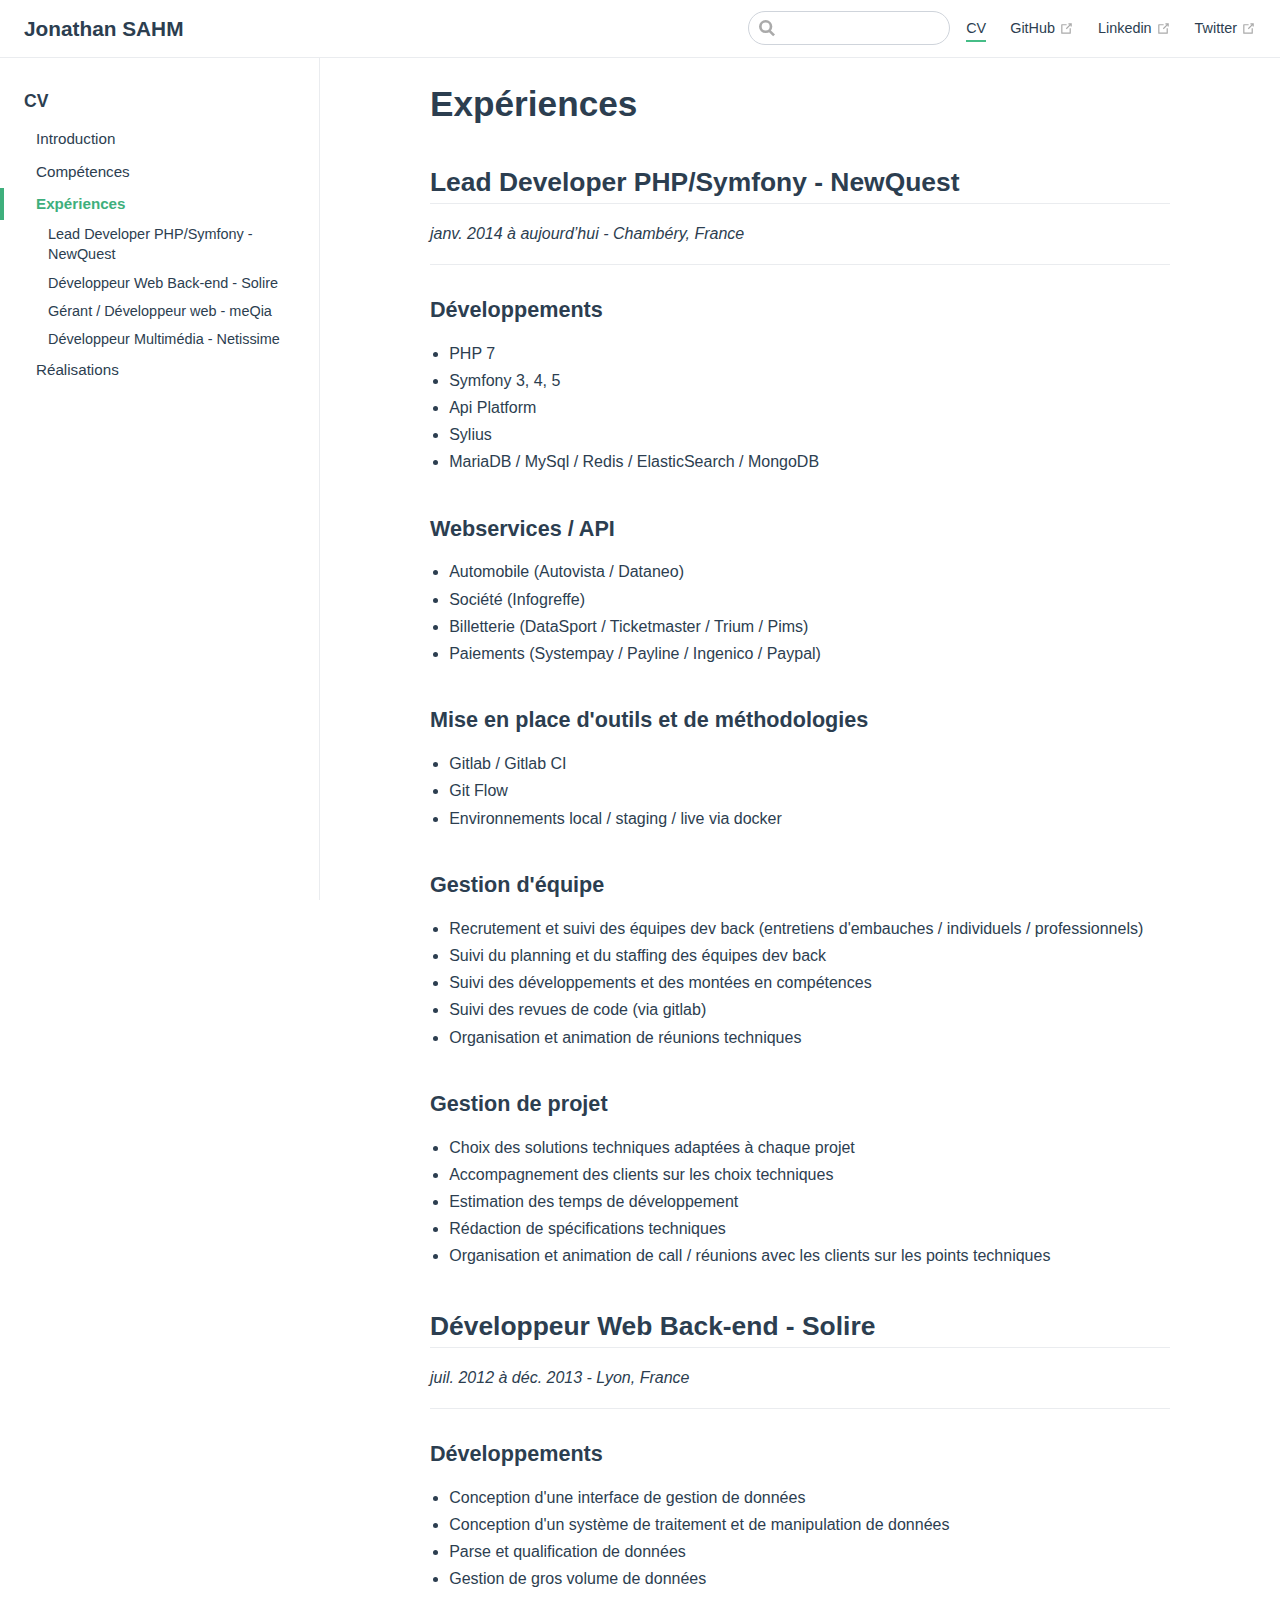
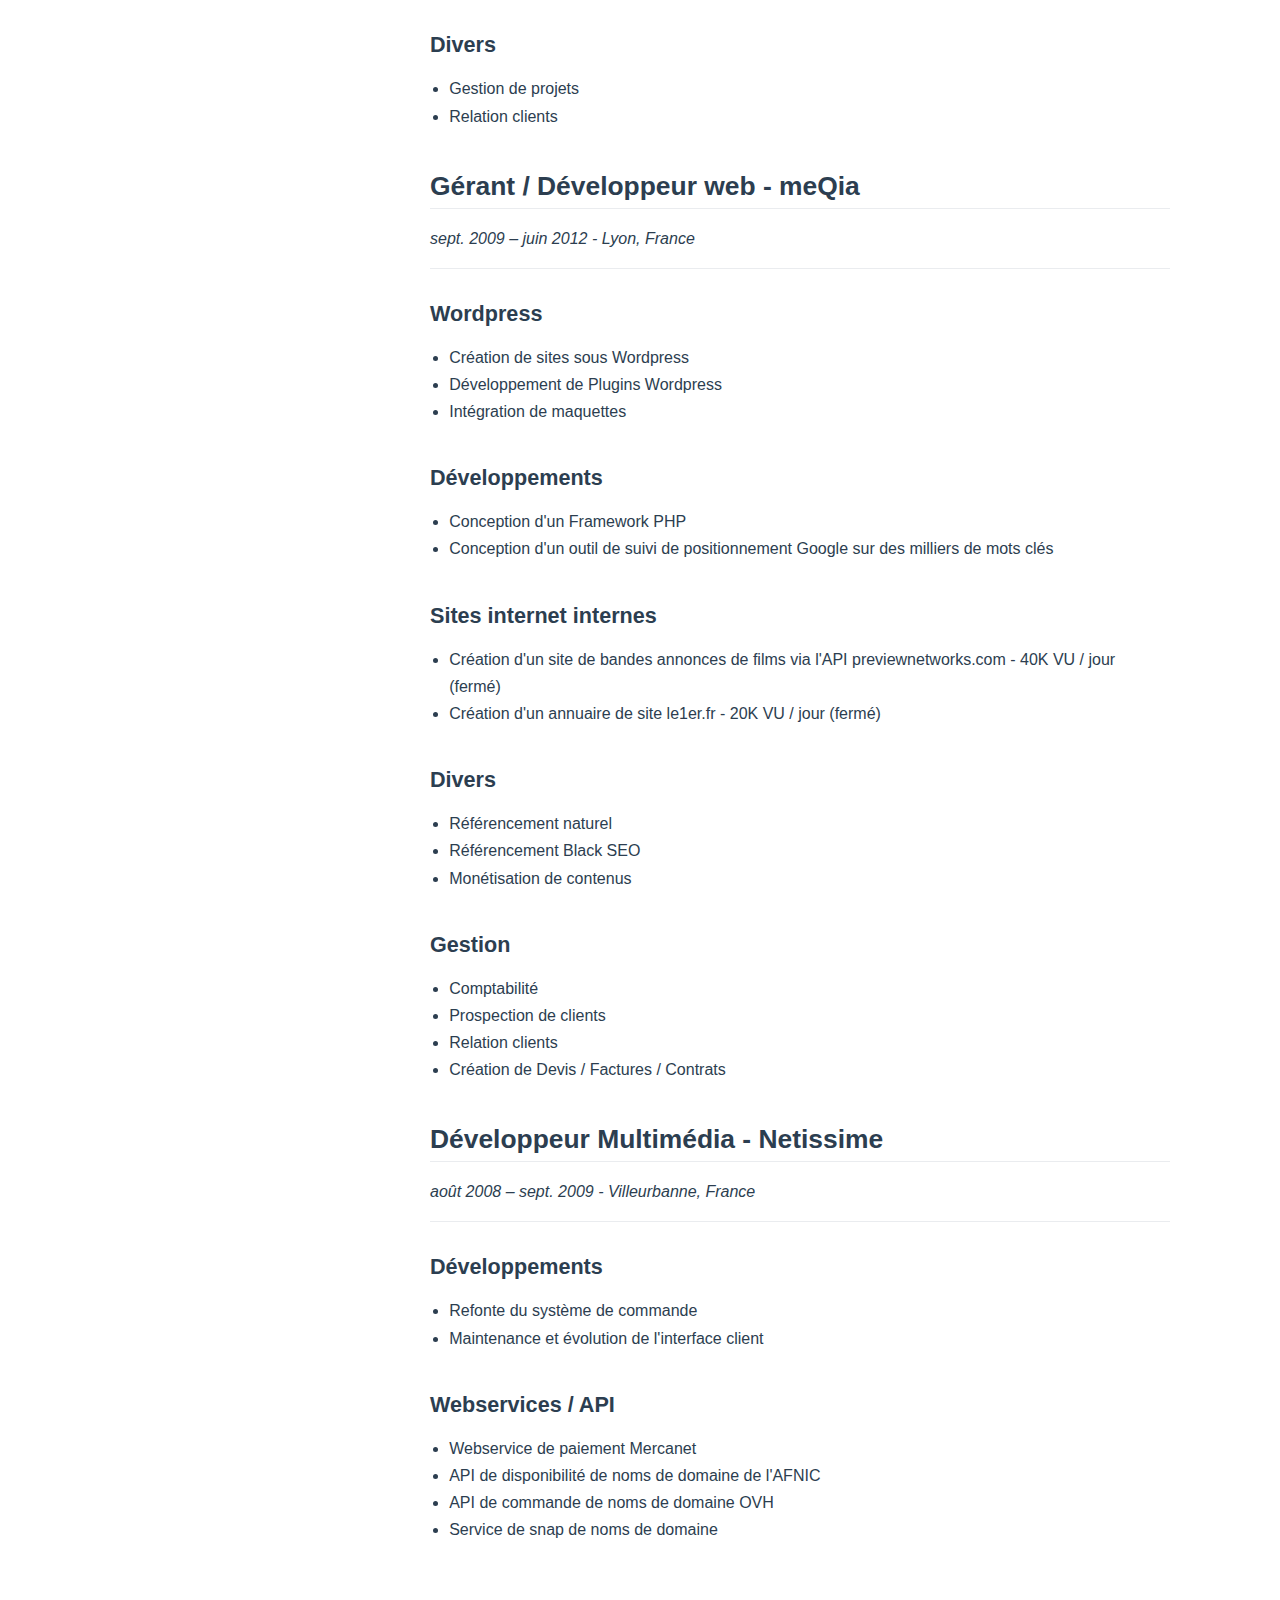
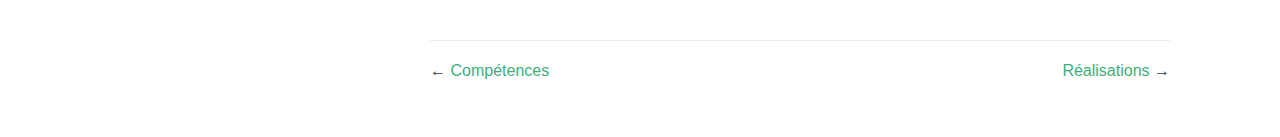
<file: cv/experiences.html>
<!DOCTYPE html>
<html lang="en-US">
  <head>
    <meta charset="utf-8">
    <meta name="viewport" content="width=device-width,initial-scale=1">
    <title>Expériences | Jonathan SAHM</title>
    <meta name="generator" content="VuePress 1.6.0">
    <link rel="icon" href="/favicon.png">
    <meta name="description" content="Lead developer Symfony">
    <meta name="theme-color" content="#3eaf7c">
    <meta name="apple-mobile-web-app-capable" content="yes">
    <meta name="apple-mobile-web-app-status-bar-style" content="black">
    <meta name="google-site-verification" content="YWVv0G-vvezbjS-TcO0AI2iX-ENyFY_b1ECEpbJBIgQ">
    <link rel="preload" href="/assets/css/0.styles.f5ad116a.css" as="style"><link rel="preload" href="/assets/js/app.1d2fd274.js" as="script"><link rel="preload" href="/assets/js/2.04eb4bb4.js" as="script"><link rel="preload" href="/assets/js/9.346e9a26.js" as="script"><link rel="prefetch" href="/assets/js/10.1066384e.js"><link rel="prefetch" href="/assets/js/11.b4995cc1.js"><link rel="prefetch" href="/assets/js/3.3905d1f1.js"><link rel="prefetch" href="/assets/js/4.47a91bbd.js"><link rel="prefetch" href="/assets/js/5.dfc9a074.js"><link rel="prefetch" href="/assets/js/6.008e7ae7.js"><link rel="prefetch" href="/assets/js/7.8f26e215.js"><link rel="prefetch" href="/assets/js/8.c88606e1.js">
    <link rel="stylesheet" href="/assets/css/0.styles.f5ad116a.css">
  </head>
  <body>
    <div id="app" data-server-rendered="true"><div class="theme-container"><header class="navbar"><div class="sidebar-button"><svg xmlns="http://www.w3.org/2000/svg" aria-hidden="true" role="img" viewBox="0 0 448 512" class="icon"><path fill="currentColor" d="M436 124H12c-6.627 0-12-5.373-12-12V80c0-6.627 5.373-12 12-12h424c6.627 0 12 5.373 12 12v32c0 6.627-5.373 12-12 12zm0 160H12c-6.627 0-12-5.373-12-12v-32c0-6.627 5.373-12 12-12h424c6.627 0 12 5.373 12 12v32c0 6.627-5.373 12-12 12zm0 160H12c-6.627 0-12-5.373-12-12v-32c0-6.627 5.373-12 12-12h424c6.627 0 12 5.373 12 12v32c0 6.627-5.373 12-12 12z"></path></svg></div> <a href="/" class="home-link router-link-active"><!----> <span class="site-name">Jonathan SAHM</span></a> <div class="links"><div class="search-box"><input aria-label="Search" autocomplete="off" spellcheck="false" value=""> <!----></div> <nav class="nav-links can-hide"><div class="nav-item"><a href="/cv/" class="nav-link router-link-active">
  CV
</a></div><div class="nav-item"><a href="https://github.com/johnstyle" target="_blank" rel="noopener noreferrer" class="nav-link external">
  GitHub
  <svg xmlns="http://www.w3.org/2000/svg" aria-labelledby="outbound-link-title" role="img" focusable="false" x="0px" y="0px" viewBox="0 0 100 100" width="15" height="15" class="icon outbound"><title id="outbound-link-title">(opens new window)</title> <path fill="currentColor" d="M18.8,85.1h56l0,0c2.2,0,4-1.8,4-4v-32h-8v28h-48v-48h28v-8h-32l0,0c-2.2,0-4,1.8-4,4v56C14.8,83.3,16.6,85.1,18.8,85.1z"></path> <polygon fill="currentColor" points="45.7,48.7 51.3,54.3 77.2,28.5 77.2,37.2 85.2,37.2 85.2,14.9 62.8,14.9 62.8,22.9 71.5,22.9"></polygon></svg></a></div><div class="nav-item"><a href="https://www.linkedin.com/in/johnstyle/" target="_blank" rel="noopener noreferrer" class="nav-link external">
  Linkedin
  <svg xmlns="http://www.w3.org/2000/svg" aria-labelledby="outbound-link-title" role="img" focusable="false" x="0px" y="0px" viewBox="0 0 100 100" width="15" height="15" class="icon outbound"><title id="outbound-link-title">(opens new window)</title> <path fill="currentColor" d="M18.8,85.1h56l0,0c2.2,0,4-1.8,4-4v-32h-8v28h-48v-48h28v-8h-32l0,0c-2.2,0-4,1.8-4,4v56C14.8,83.3,16.6,85.1,18.8,85.1z"></path> <polygon fill="currentColor" points="45.7,48.7 51.3,54.3 77.2,28.5 77.2,37.2 85.2,37.2 85.2,14.9 62.8,14.9 62.8,22.9 71.5,22.9"></polygon></svg></a></div><div class="nav-item"><a href="https://twitter.com/johnstyle" target="_blank" rel="noopener noreferrer" class="nav-link external">
  Twitter
  <svg xmlns="http://www.w3.org/2000/svg" aria-labelledby="outbound-link-title" role="img" focusable="false" x="0px" y="0px" viewBox="0 0 100 100" width="15" height="15" class="icon outbound"><title id="outbound-link-title">(opens new window)</title> <path fill="currentColor" d="M18.8,85.1h56l0,0c2.2,0,4-1.8,4-4v-32h-8v28h-48v-48h28v-8h-32l0,0c-2.2,0-4,1.8-4,4v56C14.8,83.3,16.6,85.1,18.8,85.1z"></path> <polygon fill="currentColor" points="45.7,48.7 51.3,54.3 77.2,28.5 77.2,37.2 85.2,37.2 85.2,14.9 62.8,14.9 62.8,22.9 71.5,22.9"></polygon></svg></a></div> <!----></nav></div></header> <div class="sidebar-mask"></div> <aside class="sidebar"><nav class="nav-links"><div class="nav-item"><a href="/cv/" class="nav-link router-link-active">
  CV
</a></div><div class="nav-item"><a href="https://github.com/johnstyle" target="_blank" rel="noopener noreferrer" class="nav-link external">
  GitHub
  <svg xmlns="http://www.w3.org/2000/svg" aria-labelledby="outbound-link-title" role="img" focusable="false" x="0px" y="0px" viewBox="0 0 100 100" width="15" height="15" class="icon outbound"><title id="outbound-link-title">(opens new window)</title> <path fill="currentColor" d="M18.8,85.1h56l0,0c2.2,0,4-1.8,4-4v-32h-8v28h-48v-48h28v-8h-32l0,0c-2.2,0-4,1.8-4,4v56C14.8,83.3,16.6,85.1,18.8,85.1z"></path> <polygon fill="currentColor" points="45.7,48.7 51.3,54.3 77.2,28.5 77.2,37.2 85.2,37.2 85.2,14.9 62.8,14.9 62.8,22.9 71.5,22.9"></polygon></svg></a></div><div class="nav-item"><a href="https://www.linkedin.com/in/johnstyle/" target="_blank" rel="noopener noreferrer" class="nav-link external">
  Linkedin
  <svg xmlns="http://www.w3.org/2000/svg" aria-labelledby="outbound-link-title" role="img" focusable="false" x="0px" y="0px" viewBox="0 0 100 100" width="15" height="15" class="icon outbound"><title id="outbound-link-title">(opens new window)</title> <path fill="currentColor" d="M18.8,85.1h56l0,0c2.2,0,4-1.8,4-4v-32h-8v28h-48v-48h28v-8h-32l0,0c-2.2,0-4,1.8-4,4v56C14.8,83.3,16.6,85.1,18.8,85.1z"></path> <polygon fill="currentColor" points="45.7,48.7 51.3,54.3 77.2,28.5 77.2,37.2 85.2,37.2 85.2,14.9 62.8,14.9 62.8,22.9 71.5,22.9"></polygon></svg></a></div><div class="nav-item"><a href="https://twitter.com/johnstyle" target="_blank" rel="noopener noreferrer" class="nav-link external">
  Twitter
  <svg xmlns="http://www.w3.org/2000/svg" aria-labelledby="outbound-link-title" role="img" focusable="false" x="0px" y="0px" viewBox="0 0 100 100" width="15" height="15" class="icon outbound"><title id="outbound-link-title">(opens new window)</title> <path fill="currentColor" d="M18.8,85.1h56l0,0c2.2,0,4-1.8,4-4v-32h-8v28h-48v-48h28v-8h-32l0,0c-2.2,0-4,1.8-4,4v56C14.8,83.3,16.6,85.1,18.8,85.1z"></path> <polygon fill="currentColor" points="45.7,48.7 51.3,54.3 77.2,28.5 77.2,37.2 85.2,37.2 85.2,14.9 62.8,14.9 62.8,22.9 71.5,22.9"></polygon></svg></a></div> <!----></nav>  <ul class="sidebar-links"><li><section class="sidebar-group depth-0"><p class="sidebar-heading open"><span>CV</span> <!----></p> <ul class="sidebar-links sidebar-group-items"><li><a href="/cv/" aria-current="page" class="sidebar-link">Introduction</a></li><li><a href="/cv/competences.html" class="sidebar-link">Compétences</a></li><li><a href="/cv/experiences.html" aria-current="page" class="active sidebar-link">Expériences</a><ul class="sidebar-sub-headers"><li class="sidebar-sub-header"><a href="/cv/experiences.html#lead-developer-php-symfony-newquest" class="sidebar-link">Lead Developer PHP/Symfony - NewQuest</a></li><li class="sidebar-sub-header"><a href="/cv/experiences.html#developpeur-web-back-end-solire" class="sidebar-link">Développeur Web Back-end - Solire</a></li><li class="sidebar-sub-header"><a href="/cv/experiences.html#gerant-developpeur-web-meqia" class="sidebar-link">Gérant / Développeur web - meQia</a></li><li class="sidebar-sub-header"><a href="/cv/experiences.html#developpeur-multimedia-netissime" class="sidebar-link">Développeur Multimédia - Netissime</a></li></ul></li><li><a href="/cv/realisations.html" class="sidebar-link">Réalisations</a></li></ul></section></li></ul> </aside> <main class="page"> <div class="theme-default-content content__default"><h1 id="experiences"><a href="#experiences" class="header-anchor">#</a> Expériences</h1> <h2 id="lead-developer-php-symfony-newquest"><a href="#lead-developer-php-symfony-newquest" class="header-anchor">#</a> Lead Developer PHP/Symfony - NewQuest</h2> <p><em>janv. 2014 à aujourd’hui - Chambéry, France</em></p> <hr> <h3 id="developpements"><a href="#developpements" class="header-anchor">#</a> Développements</h3> <ul><li>PHP 7</li> <li>Symfony 3, 4, 5</li> <li>Api Platform</li> <li>Sylius</li> <li>MariaDB / MySql / Redis / ElasticSearch / MongoDB</li></ul> <h3 id="webservices-api"><a href="#webservices-api" class="header-anchor">#</a> Webservices / API</h3> <ul><li>Automobile (Autovista / Dataneo)</li> <li>Société (Infogreffe)</li> <li>Billetterie (DataSport / Ticketmaster / Trium / Pims)</li> <li>Paiements (Systempay / Payline / Ingenico /  Paypal)</li></ul> <h3 id="mise-en-place-d-outils-et-de-methodologies"><a href="#mise-en-place-d-outils-et-de-methodologies" class="header-anchor">#</a> Mise en place d'outils et de méthodologies</h3> <ul><li>Gitlab / Gitlab CI</li> <li>Git Flow</li> <li>Environnements local / staging / live via docker</li></ul> <h3 id="gestion-d-equipe"><a href="#gestion-d-equipe" class="header-anchor">#</a> Gestion d'équipe</h3> <ul><li>Recrutement et suivi des équipes dev back (entretiens d'embauches / individuels / professionnels)</li> <li>Suivi du planning et du staffing des équipes dev back</li> <li>Suivi des développements et des montées en compétences</li> <li>Suivi des revues de code (via gitlab)</li> <li>Organisation et animation de réunions techniques</li></ul> <h3 id="gestion-de-projet"><a href="#gestion-de-projet" class="header-anchor">#</a> Gestion de projet</h3> <ul><li>Choix des solutions techniques adaptées à chaque projet</li> <li>Accompagnement des clients sur les choix techniques</li> <li>Estimation des temps de développement</li> <li>Rédaction de spécifications techniques</li> <li>Organisation et animation de call / réunions avec les clients sur les points techniques</li></ul> <h2 id="developpeur-web-back-end-solire"><a href="#developpeur-web-back-end-solire" class="header-anchor">#</a> Développeur Web Back-end - Solire</h2> <p><em>juil. 2012 à déc. 2013 - Lyon, France</em></p> <hr> <h3 id="developpements-2"><a href="#developpements-2" class="header-anchor">#</a> Développements</h3> <ul><li>Conception d'une interface de gestion de données</li> <li>Conception d'un système de traitement et de manipulation de données</li> <li>Parse et qualification de données</li> <li>Gestion de gros volume de données</li></ul> <h3 id="divers"><a href="#divers" class="header-anchor">#</a> Divers</h3> <ul><li>Gestion de projets</li> <li>Relation clients</li></ul> <h2 id="gerant-developpeur-web-meqia"><a href="#gerant-developpeur-web-meqia" class="header-anchor">#</a> Gérant / Développeur web - meQia</h2> <p><em>sept. 2009 – juin 2012 - Lyon, France</em></p> <hr> <h3 id="wordpress"><a href="#wordpress" class="header-anchor">#</a> Wordpress</h3> <ul><li>Création de sites sous Wordpress</li> <li>Développement de Plugins Wordpress</li> <li>Intégration de maquettes</li></ul> <h3 id="developpements-3"><a href="#developpements-3" class="header-anchor">#</a> Développements</h3> <ul><li>Conception d'un Framework PHP</li> <li>Conception d'un outil de suivi de positionnement Google sur des milliers de mots clés</li></ul> <h3 id="sites-internet-internes"><a href="#sites-internet-internes" class="header-anchor">#</a> Sites internet internes</h3> <ul><li>Création d'un site de bandes annonces de films via l'API previewnetworks.com - 40K VU / jour (fermé)</li> <li>Création d'un annuaire de site le1er.fr - 20K VU / jour (fermé)</li></ul> <h3 id="divers-2"><a href="#divers-2" class="header-anchor">#</a> Divers</h3> <ul><li>Référencement naturel</li> <li>Référencement Black SEO</li> <li>Monétisation de contenus</li></ul> <h3 id="gestion"><a href="#gestion" class="header-anchor">#</a> Gestion</h3> <ul><li>Comptabilité</li> <li>Prospection de clients</li> <li>Relation clients</li> <li>Création de Devis / Factures / Contrats</li></ul> <h2 id="developpeur-multimedia-netissime"><a href="#developpeur-multimedia-netissime" class="header-anchor">#</a> Développeur Multimédia - Netissime</h2> <p><em>août 2008 – sept. 2009 - Villeurbanne, France</em></p> <hr> <h3 id="developpements-4"><a href="#developpements-4" class="header-anchor">#</a> Développements</h3> <ul><li>Refonte du système de commande</li> <li>Maintenance et évolution de l'interface client</li></ul> <h3 id="webservices-api-2"><a href="#webservices-api-2" class="header-anchor">#</a> Webservices / API</h3> <ul><li>Webservice de paiement Mercanet</li> <li>API de disponibilité de noms de domaine de l'AFNIC</li> <li>API de commande de noms de domaine OVH</li> <li>Service de snap de noms de domaine</li></ul></div> <footer class="page-edit"><!----> <!----></footer> <div class="page-nav"><p class="inner"><span class="prev">
      ←
      <a href="/cv/competences.html" class="prev">
        Compétences
      </a></span> <span class="next"><a href="/cv/realisations.html">
        Réalisations
      </a>
      →
    </span></p></div> </main></div><div class="global-ui"></div></div>
    <script src="/assets/js/app.1d2fd274.js" defer></script><script src="/assets/js/2.04eb4bb4.js" defer></script><script src="/assets/js/9.346e9a26.js" defer></script>
  </body>
</html>
</file>
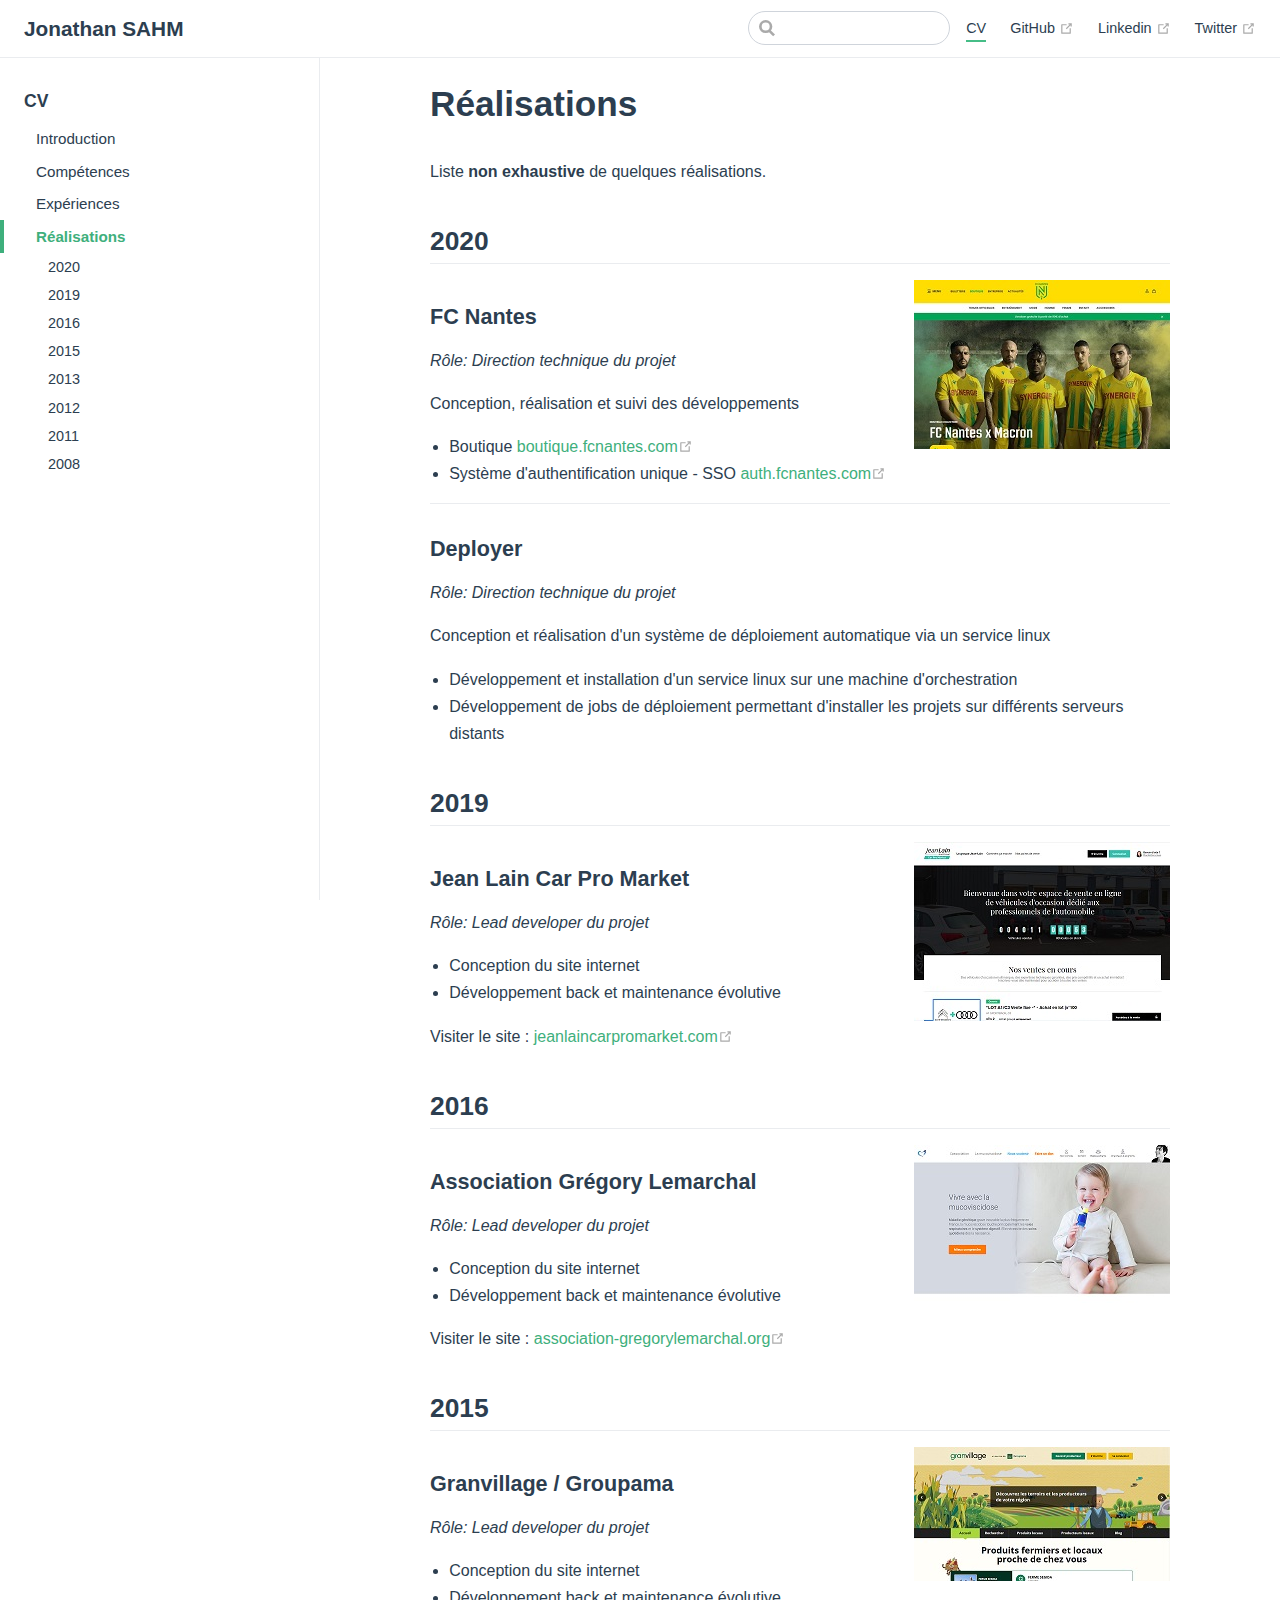
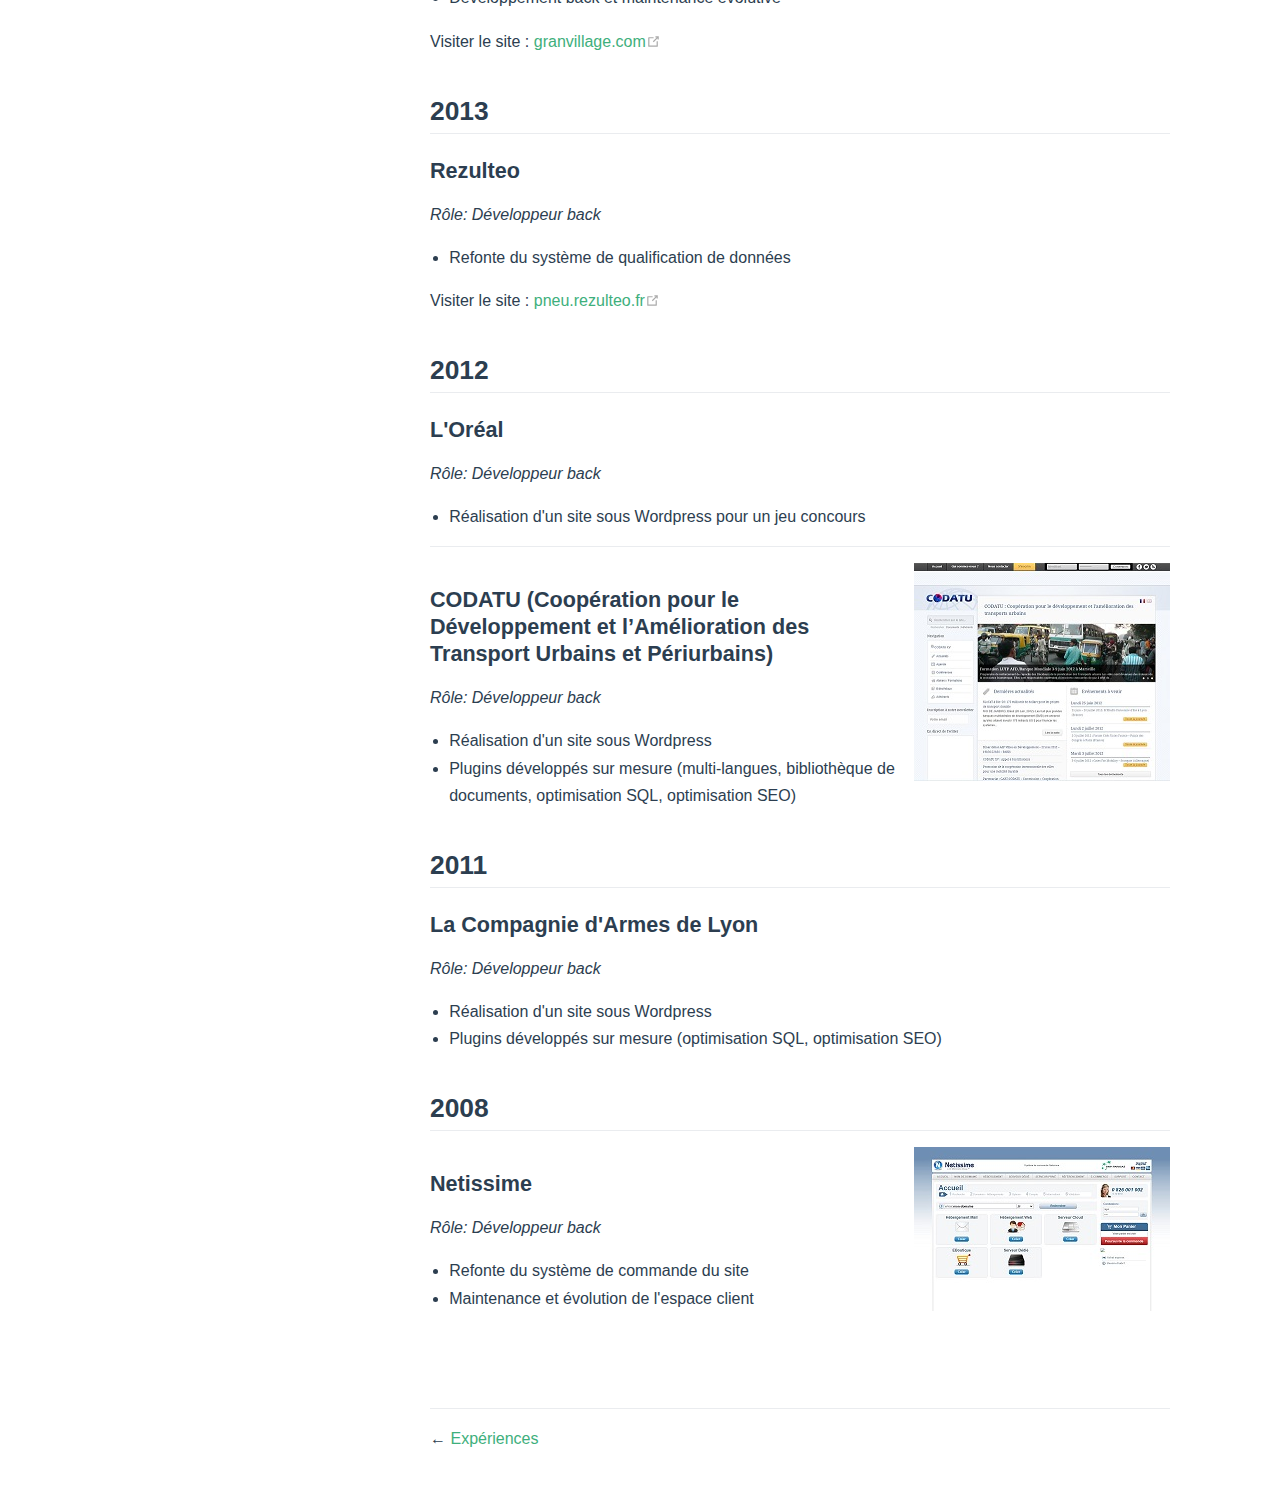
<file: cv/realisations.html>
<!DOCTYPE html>
<html lang="en-US">
  <head>
    <meta charset="utf-8">
    <meta name="viewport" content="width=device-width,initial-scale=1">
    <title>Réalisations | Jonathan SAHM</title>
    <meta name="generator" content="VuePress 1.6.0">
    <link rel="icon" href="/favicon.png">
    <meta name="description" content="Lead developer Symfony">
    <meta name="theme-color" content="#3eaf7c">
    <meta name="apple-mobile-web-app-capable" content="yes">
    <meta name="apple-mobile-web-app-status-bar-style" content="black">
    <meta name="google-site-verification" content="YWVv0G-vvezbjS-TcO0AI2iX-ENyFY_b1ECEpbJBIgQ">
    <link rel="preload" href="/assets/css/0.styles.f5ad116a.css" as="style"><link rel="preload" href="/assets/js/app.1d2fd274.js" as="script"><link rel="preload" href="/assets/js/2.04eb4bb4.js" as="script"><link rel="preload" href="/assets/js/10.1066384e.js" as="script"><link rel="prefetch" href="/assets/js/11.b4995cc1.js"><link rel="prefetch" href="/assets/js/3.3905d1f1.js"><link rel="prefetch" href="/assets/js/4.47a91bbd.js"><link rel="prefetch" href="/assets/js/5.dfc9a074.js"><link rel="prefetch" href="/assets/js/6.008e7ae7.js"><link rel="prefetch" href="/assets/js/7.8f26e215.js"><link rel="prefetch" href="/assets/js/8.c88606e1.js"><link rel="prefetch" href="/assets/js/9.346e9a26.js">
    <link rel="stylesheet" href="/assets/css/0.styles.f5ad116a.css">
  </head>
  <body>
    <div id="app" data-server-rendered="true"><div class="theme-container"><header class="navbar"><div class="sidebar-button"><svg xmlns="http://www.w3.org/2000/svg" aria-hidden="true" role="img" viewBox="0 0 448 512" class="icon"><path fill="currentColor" d="M436 124H12c-6.627 0-12-5.373-12-12V80c0-6.627 5.373-12 12-12h424c6.627 0 12 5.373 12 12v32c0 6.627-5.373 12-12 12zm0 160H12c-6.627 0-12-5.373-12-12v-32c0-6.627 5.373-12 12-12h424c6.627 0 12 5.373 12 12v32c0 6.627-5.373 12-12 12zm0 160H12c-6.627 0-12-5.373-12-12v-32c0-6.627 5.373-12 12-12h424c6.627 0 12 5.373 12 12v32c0 6.627-5.373 12-12 12z"></path></svg></div> <a href="/" class="home-link router-link-active"><!----> <span class="site-name">Jonathan SAHM</span></a> <div class="links"><div class="search-box"><input aria-label="Search" autocomplete="off" spellcheck="false" value=""> <!----></div> <nav class="nav-links can-hide"><div class="nav-item"><a href="/cv/" class="nav-link router-link-active">
  CV
</a></div><div class="nav-item"><a href="https://github.com/johnstyle" target="_blank" rel="noopener noreferrer" class="nav-link external">
  GitHub
  <svg xmlns="http://www.w3.org/2000/svg" aria-labelledby="outbound-link-title" role="img" focusable="false" x="0px" y="0px" viewBox="0 0 100 100" width="15" height="15" class="icon outbound"><title id="outbound-link-title">(opens new window)</title> <path fill="currentColor" d="M18.8,85.1h56l0,0c2.2,0,4-1.8,4-4v-32h-8v28h-48v-48h28v-8h-32l0,0c-2.2,0-4,1.8-4,4v56C14.8,83.3,16.6,85.1,18.8,85.1z"></path> <polygon fill="currentColor" points="45.7,48.7 51.3,54.3 77.2,28.5 77.2,37.2 85.2,37.2 85.2,14.9 62.8,14.9 62.8,22.9 71.5,22.9"></polygon></svg></a></div><div class="nav-item"><a href="https://www.linkedin.com/in/johnstyle/" target="_blank" rel="noopener noreferrer" class="nav-link external">
  Linkedin
  <svg xmlns="http://www.w3.org/2000/svg" aria-labelledby="outbound-link-title" role="img" focusable="false" x="0px" y="0px" viewBox="0 0 100 100" width="15" height="15" class="icon outbound"><title id="outbound-link-title">(opens new window)</title> <path fill="currentColor" d="M18.8,85.1h56l0,0c2.2,0,4-1.8,4-4v-32h-8v28h-48v-48h28v-8h-32l0,0c-2.2,0-4,1.8-4,4v56C14.8,83.3,16.6,85.1,18.8,85.1z"></path> <polygon fill="currentColor" points="45.7,48.7 51.3,54.3 77.2,28.5 77.2,37.2 85.2,37.2 85.2,14.9 62.8,14.9 62.8,22.9 71.5,22.9"></polygon></svg></a></div><div class="nav-item"><a href="https://twitter.com/johnstyle" target="_blank" rel="noopener noreferrer" class="nav-link external">
  Twitter
  <svg xmlns="http://www.w3.org/2000/svg" aria-labelledby="outbound-link-title" role="img" focusable="false" x="0px" y="0px" viewBox="0 0 100 100" width="15" height="15" class="icon outbound"><title id="outbound-link-title">(opens new window)</title> <path fill="currentColor" d="M18.8,85.1h56l0,0c2.2,0,4-1.8,4-4v-32h-8v28h-48v-48h28v-8h-32l0,0c-2.2,0-4,1.8-4,4v56C14.8,83.3,16.6,85.1,18.8,85.1z"></path> <polygon fill="currentColor" points="45.7,48.7 51.3,54.3 77.2,28.5 77.2,37.2 85.2,37.2 85.2,14.9 62.8,14.9 62.8,22.9 71.5,22.9"></polygon></svg></a></div> <!----></nav></div></header> <div class="sidebar-mask"></div> <aside class="sidebar"><nav class="nav-links"><div class="nav-item"><a href="/cv/" class="nav-link router-link-active">
  CV
</a></div><div class="nav-item"><a href="https://github.com/johnstyle" target="_blank" rel="noopener noreferrer" class="nav-link external">
  GitHub
  <svg xmlns="http://www.w3.org/2000/svg" aria-labelledby="outbound-link-title" role="img" focusable="false" x="0px" y="0px" viewBox="0 0 100 100" width="15" height="15" class="icon outbound"><title id="outbound-link-title">(opens new window)</title> <path fill="currentColor" d="M18.8,85.1h56l0,0c2.2,0,4-1.8,4-4v-32h-8v28h-48v-48h28v-8h-32l0,0c-2.2,0-4,1.8-4,4v56C14.8,83.3,16.6,85.1,18.8,85.1z"></path> <polygon fill="currentColor" points="45.7,48.7 51.3,54.3 77.2,28.5 77.2,37.2 85.2,37.2 85.2,14.9 62.8,14.9 62.8,22.9 71.5,22.9"></polygon></svg></a></div><div class="nav-item"><a href="https://www.linkedin.com/in/johnstyle/" target="_blank" rel="noopener noreferrer" class="nav-link external">
  Linkedin
  <svg xmlns="http://www.w3.org/2000/svg" aria-labelledby="outbound-link-title" role="img" focusable="false" x="0px" y="0px" viewBox="0 0 100 100" width="15" height="15" class="icon outbound"><title id="outbound-link-title">(opens new window)</title> <path fill="currentColor" d="M18.8,85.1h56l0,0c2.2,0,4-1.8,4-4v-32h-8v28h-48v-48h28v-8h-32l0,0c-2.2,0-4,1.8-4,4v56C14.8,83.3,16.6,85.1,18.8,85.1z"></path> <polygon fill="currentColor" points="45.7,48.7 51.3,54.3 77.2,28.5 77.2,37.2 85.2,37.2 85.2,14.9 62.8,14.9 62.8,22.9 71.5,22.9"></polygon></svg></a></div><div class="nav-item"><a href="https://twitter.com/johnstyle" target="_blank" rel="noopener noreferrer" class="nav-link external">
  Twitter
  <svg xmlns="http://www.w3.org/2000/svg" aria-labelledby="outbound-link-title" role="img" focusable="false" x="0px" y="0px" viewBox="0 0 100 100" width="15" height="15" class="icon outbound"><title id="outbound-link-title">(opens new window)</title> <path fill="currentColor" d="M18.8,85.1h56l0,0c2.2,0,4-1.8,4-4v-32h-8v28h-48v-48h28v-8h-32l0,0c-2.2,0-4,1.8-4,4v56C14.8,83.3,16.6,85.1,18.8,85.1z"></path> <polygon fill="currentColor" points="45.7,48.7 51.3,54.3 77.2,28.5 77.2,37.2 85.2,37.2 85.2,14.9 62.8,14.9 62.8,22.9 71.5,22.9"></polygon></svg></a></div> <!----></nav>  <ul class="sidebar-links"><li><section class="sidebar-group depth-0"><p class="sidebar-heading open"><span>CV</span> <!----></p> <ul class="sidebar-links sidebar-group-items"><li><a href="/cv/" aria-current="page" class="sidebar-link">Introduction</a></li><li><a href="/cv/competences.html" class="sidebar-link">Compétences</a></li><li><a href="/cv/experiences.html" class="sidebar-link">Expériences</a></li><li><a href="/cv/realisations.html" aria-current="page" class="active sidebar-link">Réalisations</a><ul class="sidebar-sub-headers"><li class="sidebar-sub-header"><a href="/cv/realisations.html#_2020" class="sidebar-link">2020</a></li><li class="sidebar-sub-header"><a href="/cv/realisations.html#_2019" class="sidebar-link">2019</a></li><li class="sidebar-sub-header"><a href="/cv/realisations.html#_2016" class="sidebar-link">2016</a></li><li class="sidebar-sub-header"><a href="/cv/realisations.html#_2015" class="sidebar-link">2015</a></li><li class="sidebar-sub-header"><a href="/cv/realisations.html#_2013" class="sidebar-link">2013</a></li><li class="sidebar-sub-header"><a href="/cv/realisations.html#_2012" class="sidebar-link">2012</a></li><li class="sidebar-sub-header"><a href="/cv/realisations.html#_2011" class="sidebar-link">2011</a></li><li class="sidebar-sub-header"><a href="/cv/realisations.html#_2008" class="sidebar-link">2008</a></li></ul></li></ul></section></li></ul> </aside> <main class="page"> <div class="theme-default-content content__default"><h1 id="realisations"><a href="#realisations" class="header-anchor">#</a> Réalisations</h1> <p>Liste <strong>non exhaustive</strong> de quelques réalisations.</p> <h2 id="_2020"><a href="#_2020" class="header-anchor">#</a> 2020</h2> <p><img src="/assets/img/realisations/fcnantes-boutique-256.jpg#right" alt="FC Nantes" title="FC Nantes"></p> <h3 id="fc-nantes"><a href="#fc-nantes" class="header-anchor">#</a> FC Nantes</h3> <p><em>Rôle: Direction technique du projet</em></p> <p>Conception, réalisation et suivi des développements</p> <ul><li>Boutique <a href="https://boutique.fcnantes.com/fr_FR/" target="_blank" rel="noopener noreferrer">boutique.fcnantes.com<svg xmlns="http://www.w3.org/2000/svg" aria-labelledby="outbound-link-title" role="img" focusable="false" x="0px" y="0px" viewBox="0 0 100 100" width="15" height="15" class="icon outbound"><title id="outbound-link-title">(opens new window)</title> <path fill="currentColor" d="M18.8,85.1h56l0,0c2.2,0,4-1.8,4-4v-32h-8v28h-48v-48h28v-8h-32l0,0c-2.2,0-4,1.8-4,4v56C14.8,83.3,16.6,85.1,18.8,85.1z"></path> <polygon fill="currentColor" points="45.7,48.7 51.3,54.3 77.2,28.5 77.2,37.2 85.2,37.2 85.2,14.9 62.8,14.9 62.8,22.9 71.5,22.9"></polygon></svg></a></li> <li>Système d'authentification unique - SSO <a href="https://auth.fcnantes.com/fr_FR/" target="_blank" rel="noopener noreferrer">auth.fcnantes.com<svg xmlns="http://www.w3.org/2000/svg" aria-labelledby="outbound-link-title" role="img" focusable="false" x="0px" y="0px" viewBox="0 0 100 100" width="15" height="15" class="icon outbound"><title id="outbound-link-title">(opens new window)</title> <path fill="currentColor" d="M18.8,85.1h56l0,0c2.2,0,4-1.8,4-4v-32h-8v28h-48v-48h28v-8h-32l0,0c-2.2,0-4,1.8-4,4v56C14.8,83.3,16.6,85.1,18.8,85.1z"></path> <polygon fill="currentColor" points="45.7,48.7 51.3,54.3 77.2,28.5 77.2,37.2 85.2,37.2 85.2,14.9 62.8,14.9 62.8,22.9 71.5,22.9"></polygon></svg></a></li></ul> <hr> <h3 id="deployer"><a href="#deployer" class="header-anchor">#</a> Deployer</h3> <p><em>Rôle: Direction technique du projet</em></p> <p>Conception et réalisation d'un système de déploiement automatique via un service linux</p> <ul><li>Développement et installation d'un service linux sur une machine d'orchestration</li> <li>Développement de jobs de déploiement permettant d'installer les projets sur différents serveurs distants</li></ul> <h2 id="_2019"><a href="#_2019" class="header-anchor">#</a> 2019</h2> <p><img src="/assets/img/realisations/jeanlaincarpro-256.jpg#right" alt="Jean Lain Car Pro Market" title="Jean Lain Car Pro Market"></p> <h3 id="jean-lain-car-pro-market"><a href="#jean-lain-car-pro-market" class="header-anchor">#</a> Jean Lain Car Pro Market</h3> <p><em>Rôle: Lead developer du projet</em></p> <ul><li>Conception du site internet</li> <li>Développement back et maintenance évolutive</li></ul> <p>Visiter le site : <a href="https://www.jeanlaincarpromarket.com/fr_FR" target="_blank" rel="noopener noreferrer">jeanlaincarpromarket.com<svg xmlns="http://www.w3.org/2000/svg" aria-labelledby="outbound-link-title" role="img" focusable="false" x="0px" y="0px" viewBox="0 0 100 100" width="15" height="15" class="icon outbound"><title id="outbound-link-title">(opens new window)</title> <path fill="currentColor" d="M18.8,85.1h56l0,0c2.2,0,4-1.8,4-4v-32h-8v28h-48v-48h28v-8h-32l0,0c-2.2,0-4,1.8-4,4v56C14.8,83.3,16.6,85.1,18.8,85.1z"></path> <polygon fill="currentColor" points="45.7,48.7 51.3,54.3 77.2,28.5 77.2,37.2 85.2,37.2 85.2,14.9 62.8,14.9 62.8,22.9 71.5,22.9"></polygon></svg></a></p> <h2 id="_2016"><a href="#_2016" class="header-anchor">#</a> 2016</h2> <p><img src="/assets/img/realisations/agl-256.jpg#right" alt="Association Grégory Lemarchal" title="Association Grégory Lemarchal"></p> <h3 id="association-gregory-lemarchal"><a href="#association-gregory-lemarchal" class="header-anchor">#</a> Association Grégory Lemarchal</h3> <p><em>Rôle: Lead developer du projet</em></p> <ul><li>Conception du site internet</li> <li>Développement back et maintenance évolutive</li></ul> <p>Visiter le site : <a href="https://association-gregorylemarchal.org" target="_blank" rel="noopener noreferrer">association-gregorylemarchal.org<svg xmlns="http://www.w3.org/2000/svg" aria-labelledby="outbound-link-title" role="img" focusable="false" x="0px" y="0px" viewBox="0 0 100 100" width="15" height="15" class="icon outbound"><title id="outbound-link-title">(opens new window)</title> <path fill="currentColor" d="M18.8,85.1h56l0,0c2.2,0,4-1.8,4-4v-32h-8v28h-48v-48h28v-8h-32l0,0c-2.2,0-4,1.8-4,4v56C14.8,83.3,16.6,85.1,18.8,85.1z"></path> <polygon fill="currentColor" points="45.7,48.7 51.3,54.3 77.2,28.5 77.2,37.2 85.2,37.2 85.2,14.9 62.8,14.9 62.8,22.9 71.5,22.9"></polygon></svg></a></p> <h2 id="_2015"><a href="#_2015" class="header-anchor">#</a> 2015</h2> <p><img src="/assets/img/realisations/granvillage-256.jpg#right" alt="Granvillage" title="Granvillage"></p> <h3 id="granvillage-groupama"><a href="#granvillage-groupama" class="header-anchor">#</a> Granvillage / Groupama</h3> <p><em>Rôle: Lead developer du projet</em></p> <ul><li>Conception du site internet</li> <li>Développement back et maintenance évolutive</li></ul> <p>Visiter le site : <a href="https://granvillage.com" target="_blank" rel="noopener noreferrer">granvillage.com<svg xmlns="http://www.w3.org/2000/svg" aria-labelledby="outbound-link-title" role="img" focusable="false" x="0px" y="0px" viewBox="0 0 100 100" width="15" height="15" class="icon outbound"><title id="outbound-link-title">(opens new window)</title> <path fill="currentColor" d="M18.8,85.1h56l0,0c2.2,0,4-1.8,4-4v-32h-8v28h-48v-48h28v-8h-32l0,0c-2.2,0-4,1.8-4,4v56C14.8,83.3,16.6,85.1,18.8,85.1z"></path> <polygon fill="currentColor" points="45.7,48.7 51.3,54.3 77.2,28.5 77.2,37.2 85.2,37.2 85.2,14.9 62.8,14.9 62.8,22.9 71.5,22.9"></polygon></svg></a></p> <h2 id="_2013"><a href="#_2013" class="header-anchor">#</a> 2013</h2> <h3 id="rezulteo"><a href="#rezulteo" class="header-anchor">#</a> Rezulteo</h3> <p><em>Rôle: Développeur back</em></p> <ul><li>Refonte du système de qualification de données</li></ul> <p>Visiter le site : <a href="https://pneu.rezulteo.fr" target="_blank" rel="noopener noreferrer">pneu.rezulteo.fr<svg xmlns="http://www.w3.org/2000/svg" aria-labelledby="outbound-link-title" role="img" focusable="false" x="0px" y="0px" viewBox="0 0 100 100" width="15" height="15" class="icon outbound"><title id="outbound-link-title">(opens new window)</title> <path fill="currentColor" d="M18.8,85.1h56l0,0c2.2,0,4-1.8,4-4v-32h-8v28h-48v-48h28v-8h-32l0,0c-2.2,0-4,1.8-4,4v56C14.8,83.3,16.6,85.1,18.8,85.1z"></path> <polygon fill="currentColor" points="45.7,48.7 51.3,54.3 77.2,28.5 77.2,37.2 85.2,37.2 85.2,14.9 62.8,14.9 62.8,22.9 71.5,22.9"></polygon></svg></a></p> <h2 id="_2012"><a href="#_2012" class="header-anchor">#</a> 2012</h2> <h3 id="l-oreal"><a href="#l-oreal" class="header-anchor">#</a> L'Oréal</h3> <p><em>Rôle: Développeur back</em></p> <ul><li>Réalisation d'un site sous Wordpress pour un jeu concours</li></ul> <hr> <p><img src="/assets/img/realisations/codatu-256.jpg#right" alt="CODATU" title="CODATU"></p> <h3 id="codatu-cooperation-pour-le-developpement-et-l-amelioration-des-transport-urbains-et-periurbains"><a href="#codatu-cooperation-pour-le-developpement-et-l-amelioration-des-transport-urbains-et-periurbains" class="header-anchor">#</a> CODATU (Coopération pour le Développement et l’Amélioration des Transport Urbains et Périurbains)</h3> <p><em>Rôle: Développeur back</em></p> <ul><li>Réalisation d'un site sous Wordpress</li> <li>Plugins développés sur mesure (multi-langues, bibliothèque de documents, optimisation SQL, optimisation SEO)</li></ul> <h2 id="_2011"><a href="#_2011" class="header-anchor">#</a> 2011</h2> <h3 id="la-compagnie-d-armes-de-lyon"><a href="#la-compagnie-d-armes-de-lyon" class="header-anchor">#</a> La Compagnie d'Armes de Lyon</h3> <p><em>Rôle: Développeur back</em></p> <ul><li>Réalisation d'un site sous Wordpress</li> <li>Plugins développés sur mesure (optimisation SQL, optimisation SEO)</li></ul> <h2 id="_2008"><a href="#_2008" class="header-anchor">#</a> 2008</h2> <p><img src="/assets/img/realisations/netissime-256.jpg#right" alt="Netissime" title="Netissime"></p> <h3 id="netissime"><a href="#netissime" class="header-anchor">#</a> Netissime</h3> <p><em>Rôle: Développeur back</em></p> <ul><li>Refonte du système de commande du site</li> <li>Maintenance et évolution de l'espace client</li></ul></div> <footer class="page-edit"><!----> <!----></footer> <div class="page-nav"><p class="inner"><span class="prev">
      ←
      <a href="/cv/experiences.html" class="prev">
        Expériences
      </a></span> <!----></p></div> </main></div><div class="global-ui"></div></div>
    <script src="/assets/js/app.1d2fd274.js" defer></script><script src="/assets/js/2.04eb4bb4.js" defer></script><script src="/assets/js/10.1066384e.js" defer></script>
  </body>
</html>
</file>
<file: assets/css/0.styles.f5ad116a.css>
code[class*=language-],pre[class*=language-]{color:#ccc;background:none;font-family:Consolas,Monaco,Andale Mono,Ubuntu Mono,monospace;font-size:1em;text-align:left;white-space:pre;word-spacing:normal;word-break:normal;word-wrap:normal;line-height:1.5;-moz-tab-size:4;-o-tab-size:4;tab-size:4;-webkit-hyphens:none;-ms-hyphens:none;hyphens:none}pre[class*=language-]{padding:1em;margin:.5em 0;overflow:auto}:not(pre)>code[class*=language-],pre[class*=language-]{background:#2d2d2d}:not(pre)>code[class*=language-]{padding:.1em;border-radius:.3em;white-space:normal}.token.block-comment,.token.cdata,.token.comment,.token.doctype,.token.prolog{color:#999}.token.punctuation{color:#ccc}.token.attr-name,.token.deleted,.token.namespace,.token.tag{color:#e2777a}.token.function-name{color:#6196cc}.token.boolean,.token.function,.token.number{color:#f08d49}.token.class-name,.token.constant,.token.property,.token.symbol{color:#f8c555}.token.atrule,.token.builtin,.token.important,.token.keyword,.token.selector{color:#cc99cd}.token.attr-value,.token.char,.token.regex,.token.string,.token.variable{color:#7ec699}.token.entity,.token.operator,.token.url{color:#67cdcc}.token.bold,.token.important{font-weight:700}.token.italic{font-style:italic}.token.entity{cursor:help}.token.inserted{color:green}.theme-default-content code{color:#476582;padding:.25rem .5rem;margin:0;font-size:.85em;background-color:rgba(27,31,35,.05);border-radius:3px}.theme-default-content code .token.deleted{color:#ec5975}.theme-default-content code .token.inserted{color:#3eaf7c}.theme-default-content pre,.theme-default-content pre[class*=language-]{line-height:1.4;padding:1.25rem 1.5rem;margin:.85rem 0;background-color:#282c34;border-radius:6px;overflow:auto}.theme-default-content pre[class*=language-] code,.theme-default-content pre code{color:#fff;padding:0;background-color:transparent;border-radius:0}div[class*=language-]{position:relative;background-color:#282c34;border-radius:6px}div[class*=language-] .highlight-lines{-webkit-user-select:none;-ms-user-select:none;user-select:none;padding-top:1.3rem;position:absolute;top:0;left:0;width:100%;line-height:1.4}div[class*=language-] .highlight-lines .highlighted{background-color:rgba(0,0,0,.66)}div[class*=language-] pre,div[class*=language-] pre[class*=language-]{background:transparent;position:relative;z-index:1}div[class*=language-]:before{position:absolute;z-index:3;top:.8em;right:1em;font-size:.75rem;color:hsla(0,0%,100%,.4)}div[class*=language-]:not(.line-numbers-mode) .line-numbers-wrapper{display:none}div[class*=language-].line-numbers-mode .highlight-lines .highlighted{position:relative}div[class*=language-].line-numbers-mode .highlight-lines .highlighted:before{content:" ";position:absolute;z-index:3;left:0;top:0;display:block;width:3.5rem;height:100%;background-color:rgba(0,0,0,.66)}div[class*=language-].line-numbers-mode pre{padding-left:4.5rem;vertical-align:middle}div[class*=language-].line-numbers-mode .line-numbers-wrapper{position:absolute;top:0;width:3.5rem;text-align:center;color:hsla(0,0%,100%,.3);padding:1.25rem 0;line-height:1.4}div[class*=language-].line-numbers-mode .line-numbers-wrapper br{-webkit-user-select:none;-ms-user-select:none;user-select:none}div[class*=language-].line-numbers-mode .line-numbers-wrapper .line-number{position:relative;z-index:4;-webkit-user-select:none;-ms-user-select:none;user-select:none;font-size:.85em}div[class*=language-].line-numbers-mode:after{content:"";position:absolute;z-index:2;top:0;left:0;width:3.5rem;height:100%;border-radius:6px 0 0 6px;border-right:1px solid rgba(0,0,0,.66);background-color:#282c34}div[class~=language-js]:before{content:"js"}div[class~=language-ts]:before{content:"ts"}div[class~=language-html]:before{content:"html"}div[class~=language-md]:before{content:"md"}div[class~=language-vue]:before{content:"vue"}div[class~=language-css]:before{content:"css"}div[class~=language-sass]:before{content:"sass"}div[class~=language-scss]:before{content:"scss"}div[class~=language-less]:before{content:"less"}div[class~=language-stylus]:before{content:"stylus"}div[class~=language-go]:before{content:"go"}div[class~=language-java]:before{content:"java"}div[class~=language-c]:before{content:"c"}div[class~=language-sh]:before{content:"sh"}div[class~=language-yaml]:before{content:"yaml"}div[class~=language-py]:before{content:"py"}div[class~=language-docker]:before{content:"docker"}div[class~=language-dockerfile]:before{content:"dockerfile"}div[class~=language-makefile]:before{content:"makefile"}div[class~=language-javascript]:before{content:"js"}div[class~=language-typescript]:before{content:"ts"}div[class~=language-markup]:before{content:"html"}div[class~=language-markdown]:before{content:"md"}div[class~=language-json]:before{content:"json"}div[class~=language-ruby]:before{content:"rb"}div[class~=language-python]:before{content:"py"}div[class~=language-bash]:before{content:"sh"}div[class~=language-php]:before{content:"php"}.custom-block .custom-block-title{font-weight:600;margin-bottom:-.4rem}.custom-block.danger,.custom-block.tip,.custom-block.warning{padding:.1rem 1.5rem;border-left-width:.5rem;border-left-style:solid;margin:1rem 0}.custom-block.tip{background-color:#f3f5f7;border-color:#42b983}.custom-block.warning{background-color:rgba(255,229,100,.3);border-color:#e7c000;color:#6b5900}.custom-block.warning .custom-block-title{color:#b29400}.custom-block.warning a{color:#2c3e50}.custom-block.danger{background-color:#ffe6e6;border-color:#c00;color:#4d0000}.custom-block.danger .custom-block-title{color:#900}.custom-block.danger a{color:#2c3e50}.custom-block.details{display:block;position:relative;border-radius:2px;margin:1.6em 0;padding:1.6em;background-color:#eee}.custom-block.details h4{margin-top:0}.custom-block.details figure:last-child,.custom-block.details p:last-child{margin-bottom:0;padding-bottom:0}.custom-block.details summary{outline:none;cursor:pointer}.arrow{display:inline-block;width:0;height:0}.arrow.up{border-bottom:6px solid #ccc}.arrow.down,.arrow.up{border-left:4px solid transparent;border-right:4px solid transparent}.arrow.down{border-top:6px solid #ccc}.arrow.right{border-left:6px solid #ccc}.arrow.left,.arrow.right{border-top:4px solid transparent;border-bottom:4px solid transparent}.arrow.left{border-right:6px solid #ccc}.theme-default-content:not(.custom){max-width:740px;margin:0 auto;padding:2rem 2.5rem}@media (max-width:959px){.theme-default-content:not(.custom){padding:2rem}}@media (max-width:419px){.theme-default-content:not(.custom){padding:1.5rem}}.table-of-contents .badge{vertical-align:middle}body,html{padding:0;margin:0;background-color:#fff}body{font-family:-apple-system,BlinkMacSystemFont,Segoe UI,Roboto,Oxygen,Ubuntu,Cantarell,Fira Sans,Droid Sans,Helvetica Neue,sans-serif;-webkit-font-smoothing:antialiased;-moz-osx-font-smoothing:grayscale;font-size:16px;color:#2c3e50}.page{padding-left:20rem}.navbar{z-index:20;right:0;height:3.6rem;background-color:#fff;box-sizing:border-box;border-bottom:1px solid #eaecef}.navbar,.sidebar-mask{position:fixed;top:0;left:0}.sidebar-mask{z-index:9;width:100vw;height:100vh;display:none}.sidebar{font-size:16px;background-color:#fff;width:20rem;position:fixed;z-index:10;margin:0;top:3.6rem;left:0;bottom:0;box-sizing:border-box;border-right:1px solid #eaecef;overflow-y:auto}.theme-default-content:not(.custom)>:first-child{margin-top:3.6rem}.theme-default-content:not(.custom) a:hover{text-decoration:underline}.theme-default-content:not(.custom) p.demo{padding:1rem 1.5rem;border:1px solid #ddd;border-radius:4px}.theme-default-content:not(.custom) img{max-width:100%}.theme-default-content.custom{padding:0;margin:0}.theme-default-content.custom img{max-width:100%}a{font-weight:500;text-decoration:none}a,p a code{color:#3eaf7c}p a code{font-weight:400}kbd{background:#eee;border:.15rem solid #ddd;border-bottom:.25rem solid #ddd;border-radius:.15rem;padding:0 .15em}blockquote{font-size:1rem;color:#999;border-left:.2rem solid #dfe2e5;margin:1rem 0;padding:.25rem 0 .25rem 1rem}blockquote>p{margin:0}ol,ul{padding-left:1.2em}strong{font-weight:600}h1,h2,h3,h4,h5,h6{font-weight:600;line-height:1.25}.theme-default-content:not(.custom)>h1,.theme-default-content:not(.custom)>h2,.theme-default-content:not(.custom)>h3,.theme-default-content:not(.custom)>h4,.theme-default-content:not(.custom)>h5,.theme-default-content:not(.custom)>h6{margin-top:-3.1rem;padding-top:4.6rem;margin-bottom:0}.theme-default-content:not(.custom)>h1:first-child,.theme-default-content:not(.custom)>h2:first-child,.theme-default-content:not(.custom)>h3:first-child,.theme-default-content:not(.custom)>h4:first-child,.theme-default-content:not(.custom)>h5:first-child,.theme-default-content:not(.custom)>h6:first-child{margin-top:-1.5rem;margin-bottom:1rem}.theme-default-content:not(.custom)>h1:first-child+.custom-block,.theme-default-content:not(.custom)>h1:first-child+p,.theme-default-content:not(.custom)>h1:first-child+pre,.theme-default-content:not(.custom)>h2:first-child+.custom-block,.theme-default-content:not(.custom)>h2:first-child+p,.theme-default-content:not(.custom)>h2:first-child+pre,.theme-default-content:not(.custom)>h3:first-child+.custom-block,.theme-default-content:not(.custom)>h3:first-child+p,.theme-default-content:not(.custom)>h3:first-child+pre,.theme-default-content:not(.custom)>h4:first-child+.custom-block,.theme-default-content:not(.custom)>h4:first-child+p,.theme-default-content:not(.custom)>h4:first-child+pre,.theme-default-content:not(.custom)>h5:first-child+.custom-block,.theme-default-content:not(.custom)>h5:first-child+p,.theme-default-content:not(.custom)>h5:first-child+pre,.theme-default-content:not(.custom)>h6:first-child+.custom-block,.theme-default-content:not(.custom)>h6:first-child+p,.theme-default-content:not(.custom)>h6:first-child+pre{margin-top:2rem}h1:hover .header-anchor,h2:hover .header-anchor,h3:hover .header-anchor,h4:hover .header-anchor,h5:hover .header-anchor,h6:hover .header-anchor{opacity:1}h1{font-size:2.2rem}h2{font-size:1.65rem;padding-bottom:.3rem;border-bottom:1px solid #eaecef}h3{font-size:1.35rem}a.header-anchor{font-size:.85em;float:left;margin-left:-.87em;padding-right:.23em;margin-top:.125em;opacity:0}a.header-anchor:hover{text-decoration:none}.line-number,code,kbd{font-family:source-code-pro,Menlo,Monaco,Consolas,Courier New,monospace}ol,p,ul{line-height:1.7}hr{border:0;border-top:1px solid #eaecef}table{border-collapse:collapse;margin:1rem 0;display:block;overflow-x:auto}tr{border-top:1px solid #dfe2e5}tr:nth-child(2n){background-color:#f6f8fa}td,th{border:1px solid #dfe2e5;padding:.6em 1em}.theme-container.sidebar-open .sidebar-mask{display:block}.theme-container.no-navbar .theme-default-content:not(.custom)>h1,.theme-container.no-navbar h2,.theme-container.no-navbar h3,.theme-container.no-navbar h4,.theme-container.no-navbar h5,.theme-container.no-navbar h6{margin-top:1.5rem;padding-top:0}.theme-container.no-navbar .sidebar{top:0}@media (min-width:720px){.theme-container.no-sidebar .sidebar{display:none}.theme-container.no-sidebar .page{padding-left:0}}@media (max-width:959px){.sidebar{font-size:15px;width:16.4rem}.page{padding-left:16.4rem}}@media (max-width:719px){.sidebar{top:0;padding-top:3.6rem;transform:translateX(-100%);transition:transform .2s ease}.page{padding-left:0}.theme-container.sidebar-open .sidebar{transform:translateX(0)}.theme-container.no-navbar .sidebar{padding-top:0}}@media (max-width:419px){h1{font-size:1.9rem}.theme-default-content div[class*=language-]{margin:.85rem -1.5rem;border-radius:0}}.home .hero img{max-width:450px!important}img[src*="#left"]{float:left;margin-right:10px}img[src*="#right"]{float:right;margin-left:10px}img[src*="#center"]{display:block;margin:auto}#nprogress{pointer-events:none}#nprogress .bar{background:#3eaf7c;position:fixed;z-index:1031;top:0;left:0;width:100%;height:2px}#nprogress .peg{display:block;position:absolute;right:0;width:100px;height:100%;box-shadow:0 0 10px #3eaf7c,0 0 5px #3eaf7c;opacity:1;transform:rotate(3deg) translateY(-4px)}#nprogress .spinner{display:block;position:fixed;z-index:1031;top:15px;right:15px}#nprogress .spinner-icon{width:18px;height:18px;box-sizing:border-box;border-color:#3eaf7c transparent transparent #3eaf7c;border-style:solid;border-width:2px;border-radius:50%;-webkit-animation:nprogress-spinner .4s linear infinite;animation:nprogress-spinner .4s linear infinite}.nprogress-custom-parent{overflow:hidden;position:relative}.nprogress-custom-parent #nprogress .bar,.nprogress-custom-parent #nprogress .spinner{position:absolute}@-webkit-keyframes nprogress-spinner{0%{transform:rotate(0deg)}to{transform:rotate(1turn)}}@keyframes nprogress-spinner{0%{transform:rotate(0deg)}to{transform:rotate(1turn)}}@media print{.navbar,.page-edit,.page-nav,.sidebar,.sidebar-mask{display:none}}.icon.outbound{color:#aaa;display:inline-block;vertical-align:middle;position:relative;top:-1px}.home{padding:3.6rem 2rem 0;max-width:960px;margin:0 auto;display:block}.home .hero{text-align:center}.home .hero img{max-width:100%;max-height:280px;display:block;margin:3rem auto 1.5rem}.home .hero h1{font-size:3rem}.home .hero .action,.home .hero .description,.home .hero h1{margin:1.8rem auto}.home .hero .description{max-width:35rem;font-size:1.6rem;line-height:1.3;color:#6a8bad}.home .hero .action-button{display:inline-block;font-size:1.2rem;color:#fff;background-color:#3eaf7c;padding:.8rem 1.6rem;border-radius:4px;transition:background-color .1s ease;box-sizing:border-box;border-bottom:1px solid #389d70}.home .hero .action-button:hover{background-color:#4abf8a}.home .features{border-top:1px solid #eaecef;padding:1.2rem 0;margin-top:2.5rem;display:flex;flex-wrap:wrap;align-items:flex-start;align-content:stretch;justify-content:space-between}.home .feature{flex-grow:1;flex-basis:30%;max-width:30%}.home .feature h2{font-size:1.4rem;font-weight:500;border-bottom:none;padding-bottom:0;color:#3a5169}.home .feature p{color:#4e6e8e}.home .footer{padding:2.5rem;border-top:1px solid #eaecef;text-align:center;color:#4e6e8e}@media (max-width:719px){.home .features{flex-direction:column}.home .feature{max-width:100%;padding:0 2.5rem}}@media (max-width:419px){.home{padding-left:1.5rem;padding-right:1.5rem}.home .hero img{max-height:210px;margin:2rem auto 1.2rem}.home .hero h1{font-size:2rem}.home .hero .action,.home .hero .description,.home .hero h1{margin:1.2rem auto}.home .hero .description{font-size:1.2rem}.home .hero .action-button{font-size:1rem;padding:.6rem 1.2rem}.home .feature h2{font-size:1.25rem}}.search-box{display:inline-block;position:relative;margin-right:1rem}.search-box input{cursor:text;width:10rem;height:2rem;color:#4e6e8e;display:inline-block;border:1px solid #cfd4db;border-radius:2rem;font-size:.9rem;line-height:2rem;padding:0 .5rem 0 2rem;outline:none;transition:all .2s ease;background:#fff url(/assets/img/search.83621669.svg) .6rem .5rem no-repeat;background-size:1rem}.search-box input:focus{cursor:auto;border-color:#3eaf7c}.search-box .suggestions{background:#fff;width:20rem;position:absolute;top:2rem;border:1px solid #cfd4db;border-radius:6px;padding:.4rem;list-style-type:none}.search-box .suggestions.align-right{right:0}.search-box .suggestion{line-height:1.4;padding:.4rem .6rem;border-radius:4px;cursor:pointer}.search-box .suggestion a{white-space:normal;color:#5d82a6}.search-box .suggestion a .page-title{font-weight:600}.search-box .suggestion a .header{font-size:.9em;margin-left:.25em}.search-box .suggestion.focused{background-color:#f3f4f5}.search-box .suggestion.focused a{color:#3eaf7c}@media (max-width:959px){.search-box input{cursor:pointer;width:0;border-color:transparent;position:relative}.search-box input:focus{cursor:text;left:0;width:10rem}}@media (-ms-high-contrast:none){.search-box input{height:2rem}}@media (max-width:959px) and (min-width:719px){.search-box .suggestions{left:0}}@media (max-width:719px){.search-box{margin-right:0}.search-box input{left:1rem}.search-box .suggestions{right:0}}@media (max-width:419px){.search-box .suggestions{width:calc(100vw - 4rem)}.search-box input:focus{width:8rem}}.sidebar-button{cursor:pointer;display:none;width:1.25rem;height:1.25rem;position:absolute;padding:.6rem;top:.6rem;left:1rem}.sidebar-button .icon{display:block;width:1.25rem;height:1.25rem}@media (max-width:719px){.sidebar-button{display:block}}.dropdown-enter,.dropdown-leave-to{height:0!important}.dropdown-wrapper{cursor:pointer}.dropdown-wrapper .dropdown-title,.dropdown-wrapper .mobile-dropdown-title{display:block;font-size:.9rem;font-family:inherit;cursor:inherit;padding:inherit;line-height:1.4rem;background:transparent;border:none;font-weight:500;color:#2c3e50}.dropdown-wrapper .dropdown-title:hover,.dropdown-wrapper .mobile-dropdown-title:hover{border-color:transparent}.dropdown-wrapper .dropdown-title .arrow,.dropdown-wrapper .mobile-dropdown-title .arrow{vertical-align:middle;margin-top:-1px;margin-left:.4rem}.dropdown-wrapper .mobile-dropdown-title{display:none;font-weight:600}.dropdown-wrapper .mobile-dropdown-title font-size inherit:hover{color:#3eaf7c}.dropdown-wrapper .nav-dropdown .dropdown-item{color:inherit;line-height:1.7rem}.dropdown-wrapper .nav-dropdown .dropdown-item h4{margin:.45rem 0 0;border-top:1px solid #eee;padding:1rem 1.5rem .45rem 1.25rem}.dropdown-wrapper .nav-dropdown .dropdown-item .dropdown-subitem-wrapper{padding:0;list-style:none}.dropdown-wrapper .nav-dropdown .dropdown-item .dropdown-subitem-wrapper .dropdown-subitem{font-size:.9em}.dropdown-wrapper .nav-dropdown .dropdown-item a{display:block;line-height:1.7rem;position:relative;border-bottom:none;font-weight:400;margin-bottom:0;padding:0 1.5rem 0 1.25rem}.dropdown-wrapper .nav-dropdown .dropdown-item a.router-link-active,.dropdown-wrapper .nav-dropdown .dropdown-item a:hover{color:#3eaf7c}.dropdown-wrapper .nav-dropdown .dropdown-item a.router-link-active:after{content:"";width:0;height:0;border-left:5px solid #3eaf7c;border-top:3px solid transparent;border-bottom:3px solid transparent;position:absolute;top:calc(50% - 2px);left:9px}.dropdown-wrapper .nav-dropdown .dropdown-item:first-child h4{margin-top:0;padding-top:0;border-top:0}@media (max-width:719px){.dropdown-wrapper.open .dropdown-title{margin-bottom:.5rem}.dropdown-wrapper .dropdown-title{display:none}.dropdown-wrapper .mobile-dropdown-title{display:block}.dropdown-wrapper .nav-dropdown{transition:height .1s ease-out;overflow:hidden}.dropdown-wrapper .nav-dropdown .dropdown-item h4{border-top:0;margin-top:0;padding-top:0}.dropdown-wrapper .nav-dropdown .dropdown-item>a,.dropdown-wrapper .nav-dropdown .dropdown-item h4{font-size:15px;line-height:2rem}.dropdown-wrapper .nav-dropdown .dropdown-item .dropdown-subitem{font-size:14px;padding-left:1rem}}@media (min-width:719px){.dropdown-wrapper{height:1.8rem}.dropdown-wrapper.open .nav-dropdown,.dropdown-wrapper:hover .nav-dropdown{display:block!important}.dropdown-wrapper.open:blur{display:none}.dropdown-wrapper .nav-dropdown{display:none;height:auto!important;box-sizing:border-box;max-height:calc(100vh - 2.7rem);overflow-y:auto;position:absolute;top:100%;right:0;background-color:#fff;padding:.6rem 0;border:1px solid;border-color:#ddd #ddd #ccc;text-align:left;border-radius:.25rem;white-space:nowrap;margin:0}}.nav-links{display:inline-block}.nav-links a{line-height:1.4rem;color:inherit}.nav-links a.router-link-active,.nav-links a:hover{color:#3eaf7c}.nav-links .nav-item{position:relative;display:inline-block;margin-left:1.5rem;line-height:2rem}.nav-links .nav-item:first-child{margin-left:0}.nav-links .repo-link{margin-left:1.5rem}@media (max-width:719px){.nav-links .nav-item,.nav-links .repo-link{margin-left:0}}@media (min-width:719px){.nav-links a.router-link-active,.nav-links a:hover{color:#2c3e50}.nav-item>a:not(.external).router-link-active,.nav-item>a:not(.external):hover{margin-bottom:-2px;border-bottom:2px solid #46bd87}}.navbar{padding:.7rem 1.5rem;line-height:2.2rem}.navbar a,.navbar img,.navbar span{display:inline-block}.navbar .logo{height:2.2rem;min-width:2.2rem;margin-right:.8rem;vertical-align:top}.navbar .site-name{font-size:1.3rem;font-weight:600;color:#2c3e50;position:relative}.navbar .links{padding-left:1.5rem;box-sizing:border-box;background-color:#fff;white-space:nowrap;font-size:.9rem;position:absolute;right:1.5rem;top:.7rem;display:flex}.navbar .links .search-box{flex:0 0 auto;vertical-align:top}@media (max-width:719px){.navbar{padding-left:4rem}.navbar .can-hide{display:none}.navbar .links{padding-left:1.5rem}.navbar .site-name{width:calc(100vw - 9.4rem);overflow:hidden;white-space:nowrap;text-overflow:ellipsis}}.page-edit{max-width:740px;margin:0 auto;padding:2rem 2.5rem}@media (max-width:959px){.page-edit{padding:2rem}}@media (max-width:419px){.page-edit{padding:1.5rem}}.page-edit{padding-top:1rem;padding-bottom:1rem;overflow:auto}.page-edit .edit-link{display:inline-block}.page-edit .edit-link a{color:#4e6e8e;margin-right:.25rem}.page-edit .last-updated{float:right;font-size:.9em}.page-edit .last-updated .prefix{font-weight:500;color:#4e6e8e}.page-edit .last-updated .time{font-weight:400;color:#767676}@media (max-width:719px){.page-edit .edit-link{margin-bottom:.5rem}.page-edit .last-updated{font-size:.8em;float:none;text-align:left}}.page-nav{max-width:740px;margin:0 auto;padding:2rem 2.5rem}@media (max-width:959px){.page-nav{padding:2rem}}@media (max-width:419px){.page-nav{padding:1.5rem}}.page-nav{padding-top:1rem;padding-bottom:0}.page-nav .inner{min-height:2rem;margin-top:0;border-top:1px solid #eaecef;padding-top:1rem;overflow:auto}.page-nav .next{float:right}.page{padding-bottom:2rem;display:block}.sidebar-group .sidebar-group{padding-left:.5em}.sidebar-group:not(.collapsable) .sidebar-heading:not(.clickable){cursor:auto;color:inherit}.sidebar-group.is-sub-group{padding-left:0}.sidebar-group.is-sub-group>.sidebar-heading{font-size:.95em;line-height:1.4;font-weight:400;padding-left:2rem}.sidebar-group.is-sub-group>.sidebar-heading:not(.clickable){opacity:.5}.sidebar-group.is-sub-group>.sidebar-group-items{padding-left:1rem}.sidebar-group.is-sub-group>.sidebar-group-items>li>.sidebar-link{font-size:.95em;border-left:none}.sidebar-group.depth-2>.sidebar-heading{border-left:none}.sidebar-heading{color:#2c3e50;transition:color .15s ease;cursor:pointer;font-size:1.1em;font-weight:700;padding:.35rem 1.5rem .35rem 1.25rem;width:100%;box-sizing:border-box;margin:0;border-left:.25rem solid transparent}.sidebar-heading.open,.sidebar-heading:hover{color:inherit}.sidebar-heading .arrow{position:relative;top:-.12em;left:.5em}.sidebar-heading.clickable.active{font-weight:600;color:#3eaf7c;border-left-color:#3eaf7c}.sidebar-heading.clickable:hover{color:#3eaf7c}.sidebar-group-items{transition:height .1s ease-out;font-size:.95em;overflow:hidden}.sidebar .sidebar-sub-headers{padding-left:1rem;font-size:.95em}a.sidebar-link{font-size:1em;font-weight:400;display:inline-block;color:#2c3e50;border-left:.25rem solid transparent;padding:.35rem 1rem .35rem 1.25rem;line-height:1.4;width:100%;box-sizing:border-box}a.sidebar-link:hover{color:#3eaf7c}a.sidebar-link.active{font-weight:600;color:#3eaf7c;border-left-color:#3eaf7c}.sidebar-group a.sidebar-link{padding-left:2rem}.sidebar-sub-headers a.sidebar-link{padding-top:.25rem;padding-bottom:.25rem;border-left:none}.sidebar-sub-headers a.sidebar-link.active{font-weight:500}.sidebar ul{padding:0;margin:0;list-style-type:none}.sidebar a{display:inline-block}.sidebar .nav-links{display:none;border-bottom:1px solid #eaecef;padding:.5rem 0 .75rem}.sidebar .nav-links a{font-weight:600}.sidebar .nav-links .nav-item,.sidebar .nav-links .repo-link{display:block;line-height:1.25rem;font-size:1.1em;padding:.5rem 0 .5rem 1.5rem}.sidebar>.sidebar-links{padding:1.5rem 0}.sidebar>.sidebar-links>li>a.sidebar-link{font-size:1.1em;line-height:1.7;font-weight:700}.sidebar>.sidebar-links>li:not(:first-child){margin-top:.75rem}@media (max-width:719px){.sidebar .nav-links{display:block}.sidebar .nav-links .dropdown-wrapper .nav-dropdown .dropdown-item a.router-link-active:after{top:calc(1rem - 2px)}.sidebar>.sidebar-links{padding:1rem 0}}.badge[data-v-15b7b770]{display:inline-block;font-size:14px;height:18px;line-height:18px;border-radius:3px;padding:0 6px;color:#fff}.badge.green[data-v-15b7b770],.badge.tip[data-v-15b7b770],.badge[data-v-15b7b770]{background-color:#42b983}.badge.error[data-v-15b7b770]{background-color:#da5961}.badge.warn[data-v-15b7b770],.badge.warning[data-v-15b7b770],.badge.yellow[data-v-15b7b770]{background-color:#e7c000}.badge+.badge[data-v-15b7b770]{margin-left:5px}.theme-code-block[data-v-6d04095e]{display:none}.theme-code-block__active[data-v-6d04095e]{display:block}.theme-code-block>pre[data-v-6d04095e]{background-color:orange}.theme-code-group__nav[data-v-996f6ed8]{margin-bottom:-35px;background-color:#282c34;padding-bottom:22px;border-top-left-radius:6px;border-top-right-radius:6px;padding-left:10px;padding-top:10px}.theme-code-group__nav-tab[data-v-996f6ed8]{border:0;padding:5px;cursor:pointer;background-color:transparent;font-size:.85em;line-height:1.4;color:hsla(0,0%,100%,.9);font-weight:600}.theme-code-group__nav-tab-active[data-v-996f6ed8]{border-bottom:1px solid #42b983}.pre-blank[data-v-996f6ed8]{color:#42b983}
</file>
